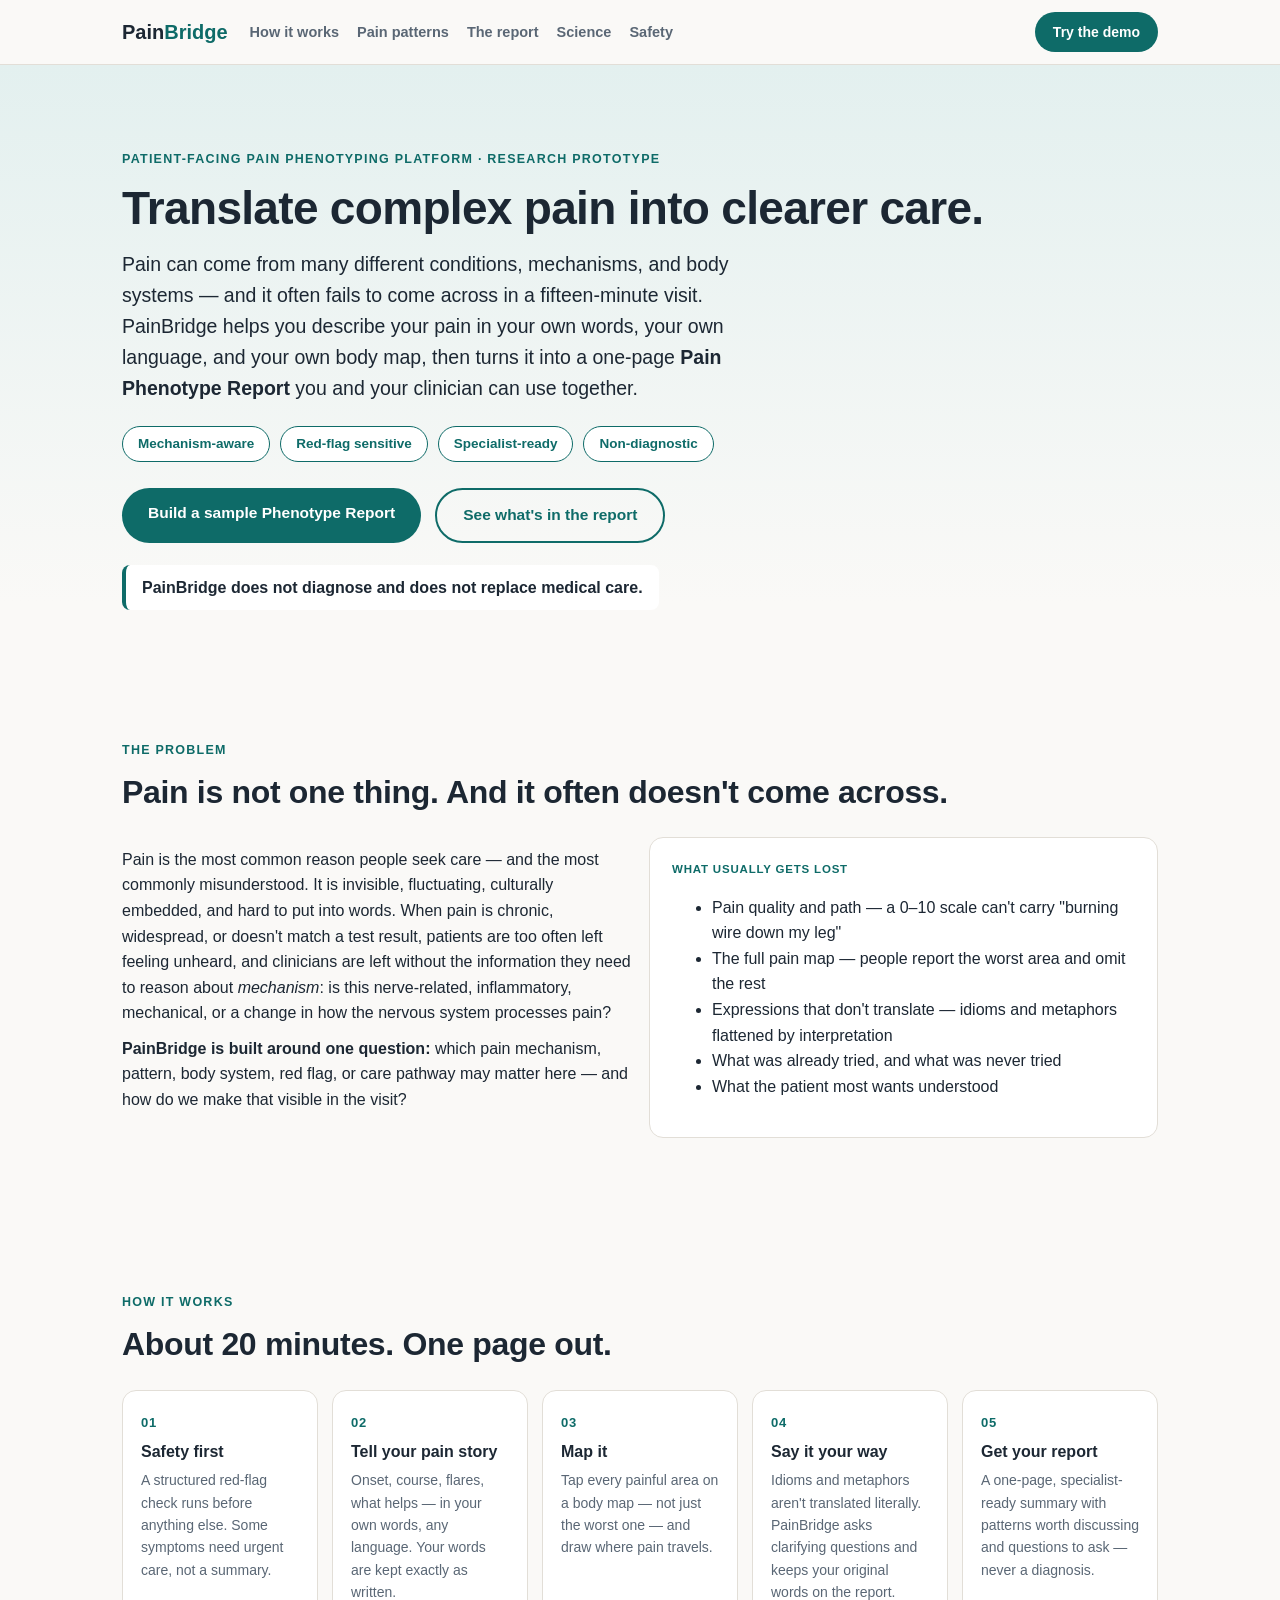
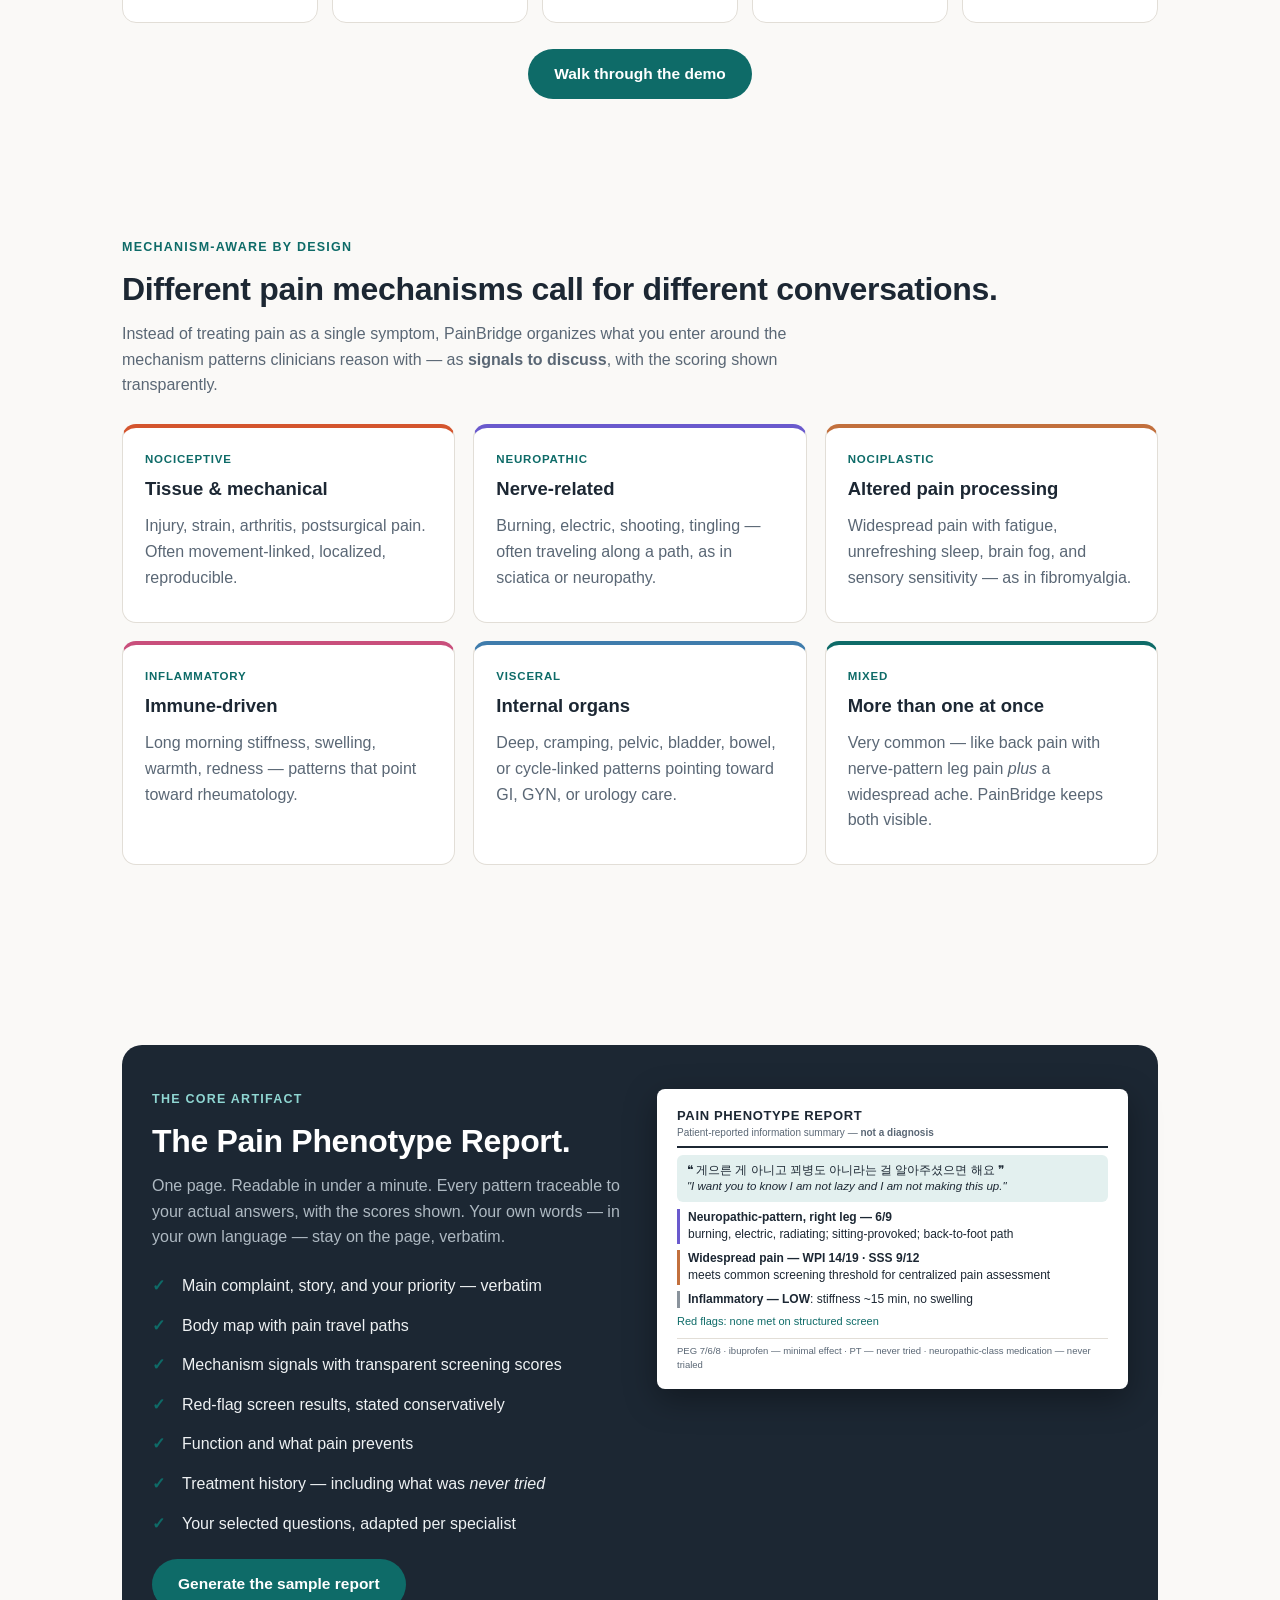
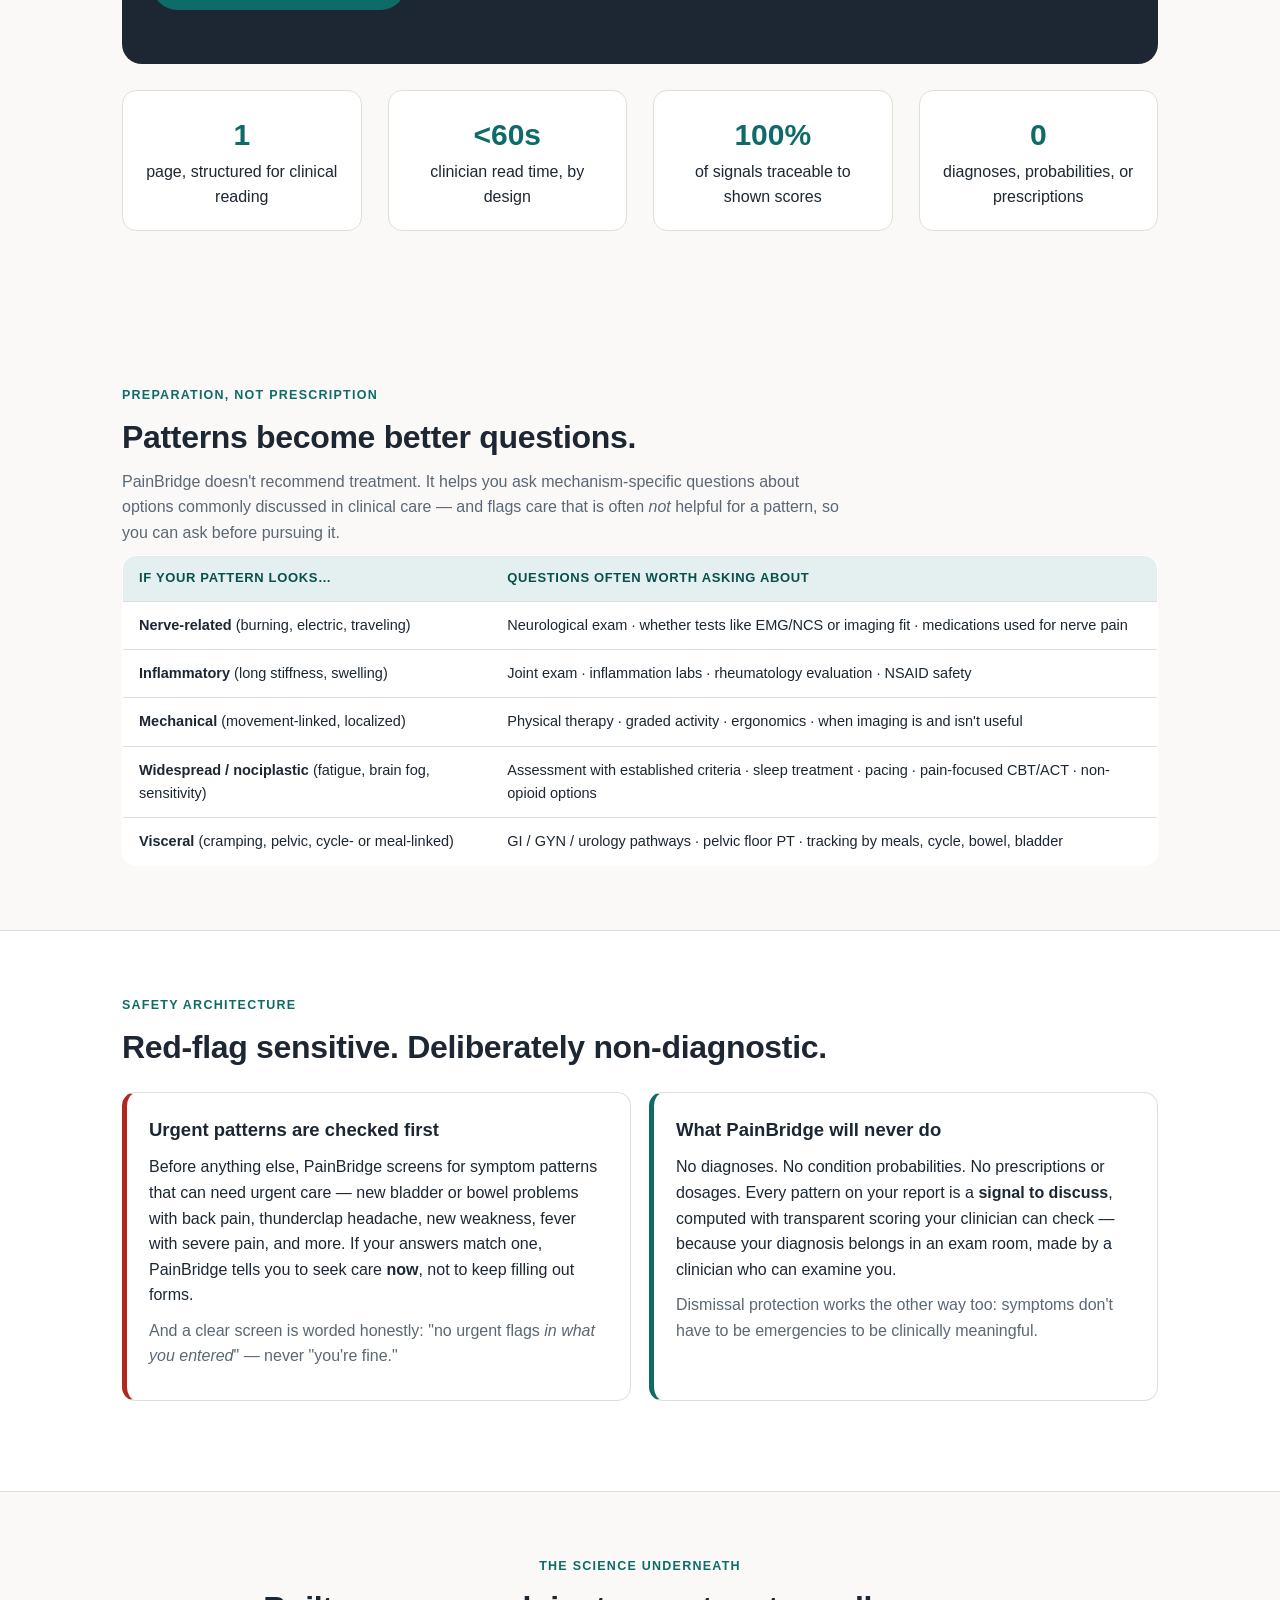
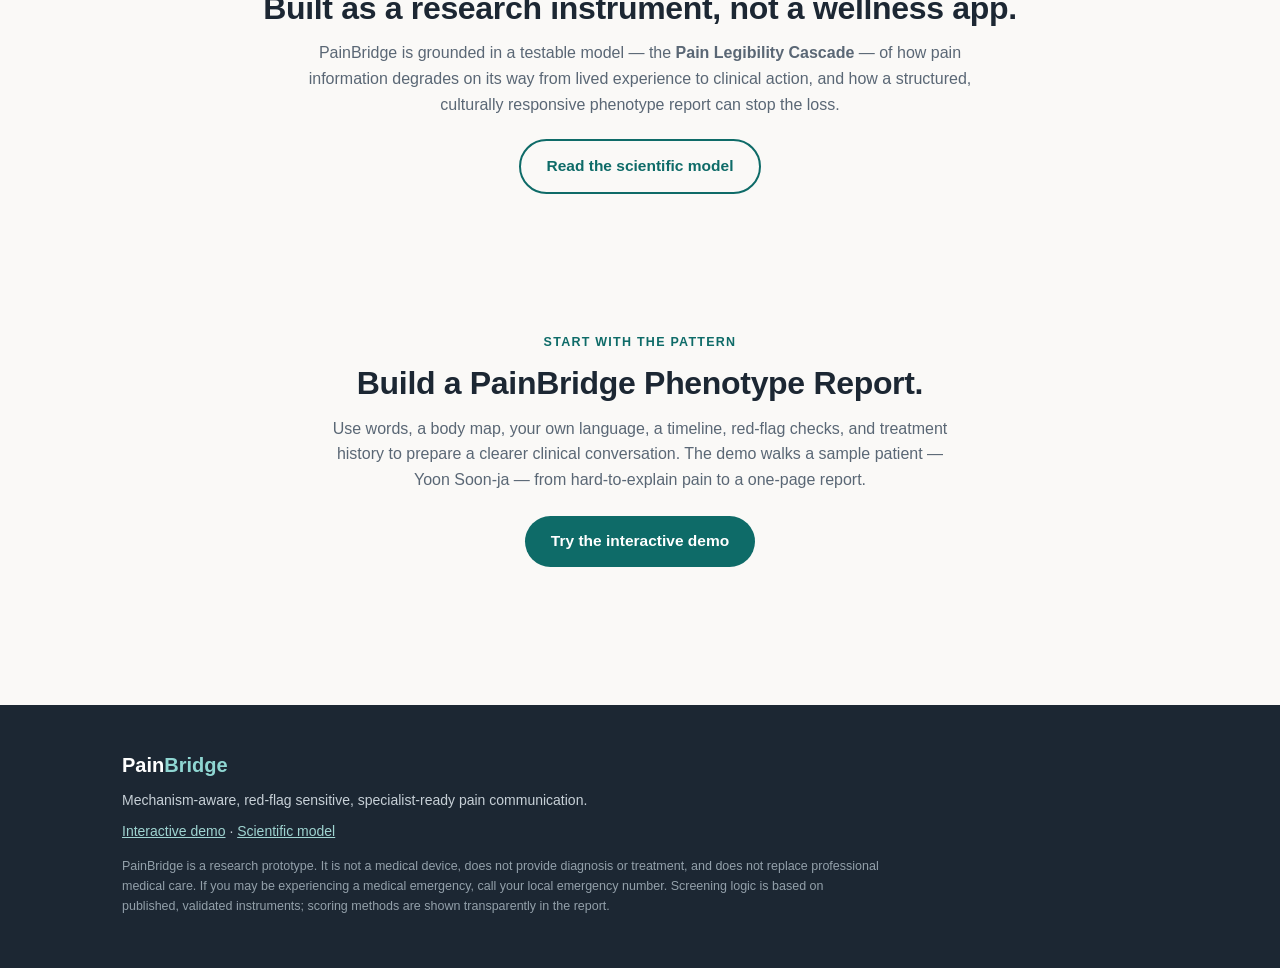
<file: docs/index.html>
<!DOCTYPE html>
<html lang="en">
<head>
<meta charset="UTF-8">
<meta name="viewport" content="width=device-width, initial-scale=1.0">
<title>PainBridge — Pain Phenotyping and Clinical Communication</title>
<meta name="description" content="PainBridge turns hard-to-explain pain into a structured, mechanism-aware, non-diagnostic Pain Phenotype Report you and your clinician can use together.">
<link rel="stylesheet" href="site.css">
<link rel="manifest" href="manifest.webmanifest">
<meta name="theme-color" content="#0e6b68">
<link rel="icon" href="icons/icon.svg" type="image/svg+xml">
<link rel="apple-touch-icon" href="icons/icon-180.png">
<meta name="apple-mobile-web-app-capable" content="yes">
<meta name="apple-mobile-web-app-status-bar-style" content="default">
<meta name="apple-mobile-web-app-title" content="PainBridge">
</head>
<body>

<nav class="nav">
  <div class="wrap">
    <a class="brand" href="index.html">Pain<span>Bridge</span></a>
    <div class="nav-links">
      <a href="#how">How it works</a>
      <a href="#mechanisms">Pain patterns</a>
      <a href="#report">The report</a>
      <a href="science.html">Science</a>
      <a href="#safety">Safety</a>
    </div>
    <a class="btn small" href="demo/index.html">Try the demo</a>
  </div>
</nav>

<header class="hero">
  <div class="wrap">
    <p class="eyebrow">Patient-facing pain phenotyping platform · research prototype</p>
    <h1>Translate complex pain into clearer care.</h1>
    <p class="lede">Pain can come from many different conditions, mechanisms, and body systems —
      and it often fails to come across in a fifteen-minute visit. PainBridge helps you describe
      your pain in your own words, your own language, and your own body map, then turns it into a
      one-page <strong>Pain Phenotype Report</strong> you and your clinician can use together.</p>
    <div class="promise">
      <span>Mechanism-aware</span><span>Red-flag sensitive</span>
      <span>Specialist-ready</span><span>Non-diagnostic</span>
    </div>
    <div class="hero-cta">
      <a class="btn" href="demo/index.html">Build a sample Phenotype Report</a>
      <a class="btn ghost" href="#report">See what's in the report</a>
    </div>
    <p class="contract-line">PainBridge does not diagnose and does not replace medical care.</p>
  </div>
</header>

<section id="problem">
  <div class="wrap">
    <p class="eyebrow">The problem</p>
    <h2>Pain is not one thing. And it often doesn't come across.</h2>
    <div class="grid c2">
      <div>
        <p>Pain is the most common reason people seek care — and the most commonly misunderstood.
        It is invisible, fluctuating, culturally embedded, and hard to put into words. When pain is
        chronic, widespread, or doesn't match a test result, patients are too often left feeling
        unheard, and clinicians are left without the information they need to reason about
        <em>mechanism</em>: is this nerve-related, inflammatory, mechanical, or a change in how the
        nervous system processes pain?</p>
        <p><strong>PainBridge is built around one question:</strong> which pain mechanism, pattern,
        body system, red flag, or care pathway may matter here — and how do we make that visible
        in the visit?</p>
      </div>
      <div class="card">
        <span class="tag">What usually gets lost</span>
        <ul>
          <li>Pain quality and path — a 0–10 scale can't carry "burning wire down my leg"</li>
          <li>The full pain map — people report the worst area and omit the rest</li>
          <li>Expressions that don't translate — idioms and metaphors flattened by interpretation</li>
          <li>What was already tried, and what was never tried</li>
          <li>What the patient most wants understood</li>
        </ul>
      </div>
    </div>
  </div>
</section>

<section id="how">
  <div class="wrap">
    <p class="eyebrow">How it works</p>
    <h2>About 20 minutes. One page out.</h2>
    <div class="steps">
      <div class="step-card"><h3>Safety first</h3>
        <p>A structured red-flag check runs before anything else. Some symptoms need urgent care, not a summary.</p></div>
      <div class="step-card"><h3>Tell your pain story</h3>
        <p>Onset, course, flares, what helps — in your own words, any language. Your words are kept exactly as written.</p></div>
      <div class="step-card"><h3>Map it</h3>
        <p>Tap every painful area on a body map — not just the worst one — and draw where pain travels.</p></div>
      <div class="step-card"><h3>Say it your way</h3>
        <p>Idioms and metaphors aren't translated literally. PainBridge asks clarifying questions and keeps your original words on the report.</p></div>
      <div class="step-card"><h3>Get your report</h3>
        <p>A one-page, specialist-ready summary with patterns worth discussing and questions to ask — never a diagnosis.</p></div>
    </div>
    <p class="center"><a class="btn" href="demo/index.html">Walk through the demo</a></p>
  </div>
</section>

<section id="mechanisms">
  <div class="wrap">
    <p class="eyebrow">Mechanism-aware by design</p>
    <h2>Different pain mechanisms call for different conversations.</h2>
    <p class="soft" style="max-width:720px">Instead of treating pain as a single symptom,
      PainBridge organizes what you enter around the mechanism patterns clinicians reason with —
      as <strong>signals to discuss</strong>, with the scoring shown transparently.</p>
    <div class="grid c3">
      <div class="card mech noci"><span class="tag">Nociceptive</span>
        <h3>Tissue &amp; mechanical</h3>
        <p class="soft">Injury, strain, arthritis, postsurgical pain. Often movement-linked, localized, reproducible.</p></div>
      <div class="card mech neuro"><span class="tag">Neuropathic</span>
        <h3>Nerve-related</h3>
        <p class="soft">Burning, electric, shooting, tingling — often traveling along a path, as in sciatica or neuropathy.</p></div>
      <div class="card mech nocip"><span class="tag">Nociplastic</span>
        <h3>Altered pain processing</h3>
        <p class="soft">Widespread pain with fatigue, unrefreshing sleep, brain fog, and sensory sensitivity — as in fibromyalgia.</p></div>
      <div class="card mech inflam"><span class="tag">Inflammatory</span>
        <h3>Immune-driven</h3>
        <p class="soft">Long morning stiffness, swelling, warmth, redness — patterns that point toward rheumatology.</p></div>
      <div class="card mech visc"><span class="tag">Visceral</span>
        <h3>Internal organs</h3>
        <p class="soft">Deep, cramping, pelvic, bladder, bowel, or cycle-linked patterns pointing toward GI, GYN, or urology care.</p></div>
      <div class="card mech mixed"><span class="tag">Mixed</span>
        <h3>More than one at once</h3>
        <p class="soft">Very common — like back pain with nerve-pattern leg pain <em>plus</em> a widespread ache. PainBridge keeps both visible.</p></div>
    </div>
  </div>
</section>

<section id="report">
  <div class="wrap">
    <div class="report-band">
      <div class="report-flex">
        <div>
          <p class="eyebrow" style="color:#8fd6d2">The core artifact</p>
          <h2>The Pain Phenotype Report.</h2>
          <p class="soft">One page. Readable in under a minute. Every pattern traceable to your
            actual answers, with the scores shown. Your own words — in your own language — stay on
            the page, verbatim.</p>
          <ul class="report-list">
            <li>Main complaint, story, and your priority — verbatim</li>
            <li>Body map with pain travel paths</li>
            <li>Mechanism signals with transparent screening scores</li>
            <li>Red-flag screen results, stated conservatively</li>
            <li>Function and what pain prevents</li>
            <li>Treatment history — including what was <em>never tried</em></li>
            <li>Your selected questions, adapted per specialist</li>
          </ul>
          <p><a class="btn" href="demo/index.html">Generate the sample report</a></p>
        </div>
        <div>
          <div class="mini-report" aria-label="Sample report preview">
            <h4>PAIN PHENOTYPE REPORT</h4>
            <div class="sub">Patient-reported information summary — <strong>not a diagnosis</strong></div>
            <div class="quote">❝ 게으른 게 아니고 꾀병도 아니라는 걸 알아주셨으면 해요 ❞<br>
              <em>"I want you to know I am not lazy and I am not making this up."</em></div>
            <div class="sig"><strong>Neuropathic-pattern, right leg — 6/9</strong><br>
              burning, electric, radiating; sitting-provoked; back-to-foot path</div>
            <div class="sig wide"><strong>Widespread pain — WPI 14/19 · SSS 9/12</strong><br>
              meets common screening threshold for centralized pain assessment</div>
            <div class="sig low"><strong>Inflammatory — LOW</strong>: stiffness ~15 min, no swelling</div>
            <div class="flags">Red flags: none met on structured screen</div>
            <div class="foot">PEG 7/6/8 · ibuprofen — minimal effect · PT — never tried ·
              neuropathic-class medication — never trialed</div>
          </div>
        </div>
      </div>
    </div>

    <div class="clin-strip">
      <div class="stat"><b>1</b>page, structured for clinical reading</div>
      <div class="stat"><b>&lt;60s</b>clinician read time, by design</div>
      <div class="stat"><b>100%</b>of signals traceable to shown scores</div>
      <div class="stat"><b>0</b>diagnoses, probabilities, or prescriptions</div>
    </div>
  </div>
</section>

<section id="matching">
  <div class="wrap">
    <p class="eyebrow">Preparation, not prescription</p>
    <h2>Patterns become better questions.</h2>
    <p class="soft" style="max-width:720px">PainBridge doesn't recommend treatment. It helps you
      ask mechanism-specific questions about options commonly discussed in clinical care — and
      flags care that is often <em>not</em> helpful for a pattern, so you can ask before pursuing it.</p>
    <div class="table-scroll">
      <table class="match-table">
        <tr><th>If your pattern looks…</th><th>Questions often worth asking about</th></tr>
        <tr><td><strong>Nerve-related</strong> (burning, electric, traveling)</td>
          <td>Neurological exam · whether tests like EMG/NCS or imaging fit · medications used for nerve pain</td></tr>
        <tr><td><strong>Inflammatory</strong> (long stiffness, swelling)</td>
          <td>Joint exam · inflammation labs · rheumatology evaluation · NSAID safety</td></tr>
        <tr><td><strong>Mechanical</strong> (movement-linked, localized)</td>
          <td>Physical therapy · graded activity · ergonomics · when imaging is and isn't useful</td></tr>
        <tr><td><strong>Widespread / nociplastic</strong> (fatigue, brain fog, sensitivity)</td>
          <td>Assessment with established criteria · sleep treatment · pacing · pain-focused CBT/ACT · non-opioid options</td></tr>
        <tr><td><strong>Visceral</strong> (cramping, pelvic, cycle- or meal-linked)</td>
          <td>GI / GYN / urology pathways · pelvic floor PT · tracking by meals, cycle, bowel, bladder</td></tr>
      </table>
    </div>
  </div>
</section>

<section id="safety" class="safety">
  <div class="wrap">
    <p class="eyebrow">Safety architecture</p>
    <h2>Red-flag sensitive. Deliberately non-diagnostic.</h2>
    <div class="grid c2">
      <div class="card safety-card">
        <h3>Urgent patterns are checked first</h3>
        <p>Before anything else, PainBridge screens for symptom patterns that can need urgent
        care — new bladder or bowel problems with back pain, thunderclap headache, new weakness,
        fever with severe pain, and more. If your answers match one, PainBridge tells you to seek
        care <strong>now</strong>, not to keep filling out forms.</p>
        <p class="soft">And a clear screen is worded honestly: "no urgent flags <em>in what you
        entered</em>" — never "you're fine."</p>
      </div>
      <div class="card notdx-card">
        <h3>What PainBridge will never do</h3>
        <p>No diagnoses. No condition probabilities. No prescriptions or dosages. Every pattern on
        your report is a <strong>signal to discuss</strong>, computed with transparent scoring your
        clinician can check — because your diagnosis belongs in an exam room, made by a clinician
        who can examine you.</p>
        <p class="soft">Dismissal protection works the other way too: symptoms don't have to be
        emergencies to be clinically meaningful.</p>
      </div>
    </div>
  </div>
</section>

<section id="science-teaser">
  <div class="wrap center">
    <p class="eyebrow">The science underneath</p>
    <h2>Built as a research instrument, not a wellness app.</h2>
    <p class="soft" style="max-width:680px;margin:0 auto">PainBridge is grounded in a testable
      model — the <strong>Pain Legibility Cascade</strong> — of how pain information degrades on
      its way from lived experience to clinical action, and how a structured, culturally responsive
      phenotype report can stop the loss.</p>
    <p style="margin-top:22px"><a class="btn ghost" href="science.html">Read the scientific model</a></p>
  </div>
</section>

<section id="cta">
  <div class="wrap center">
    <p class="eyebrow">Start with the pattern</p>
    <h2>Build a PainBridge Phenotype Report.</h2>
    <p class="soft" style="max-width:640px;margin:0 auto">Use words, a body map, your own
      language, a timeline, red-flag checks, and treatment history to prepare a clearer clinical
      conversation. The demo walks a sample patient — Yoon Soon-ja — from hard-to-explain pain to
      a one-page report.</p>
    <p style="margin-top:24px"><a class="btn" href="demo/index.html">Try the interactive demo</a></p>
  </div>
</section>

<footer>
  <div class="wrap">
    <a class="brand" href="index.html">Pain<span style="color:#8fd6d2">Bridge</span></a>
    <p>Mechanism-aware, red-flag sensitive, specialist-ready pain communication.</p>
    <p><a href="demo/index.html">Interactive demo</a> · <a href="science.html">Scientific model</a></p>
    <p class="disclaimer">PainBridge is a research prototype. It is not a medical device, does not
      provide diagnosis or treatment, and does not replace professional medical care. If you may be
      experiencing a medical emergency, call your local emergency number. Screening logic is based
      on published, validated instruments; scoring methods are shown transparently in the report.</p>
  </div>
</footer>

<script>
if ("serviceWorker" in navigator && location.protocol !== "file:") {
  navigator.serviceWorker.register("sw.js");
}
</script>
</body>
</html>
</file>
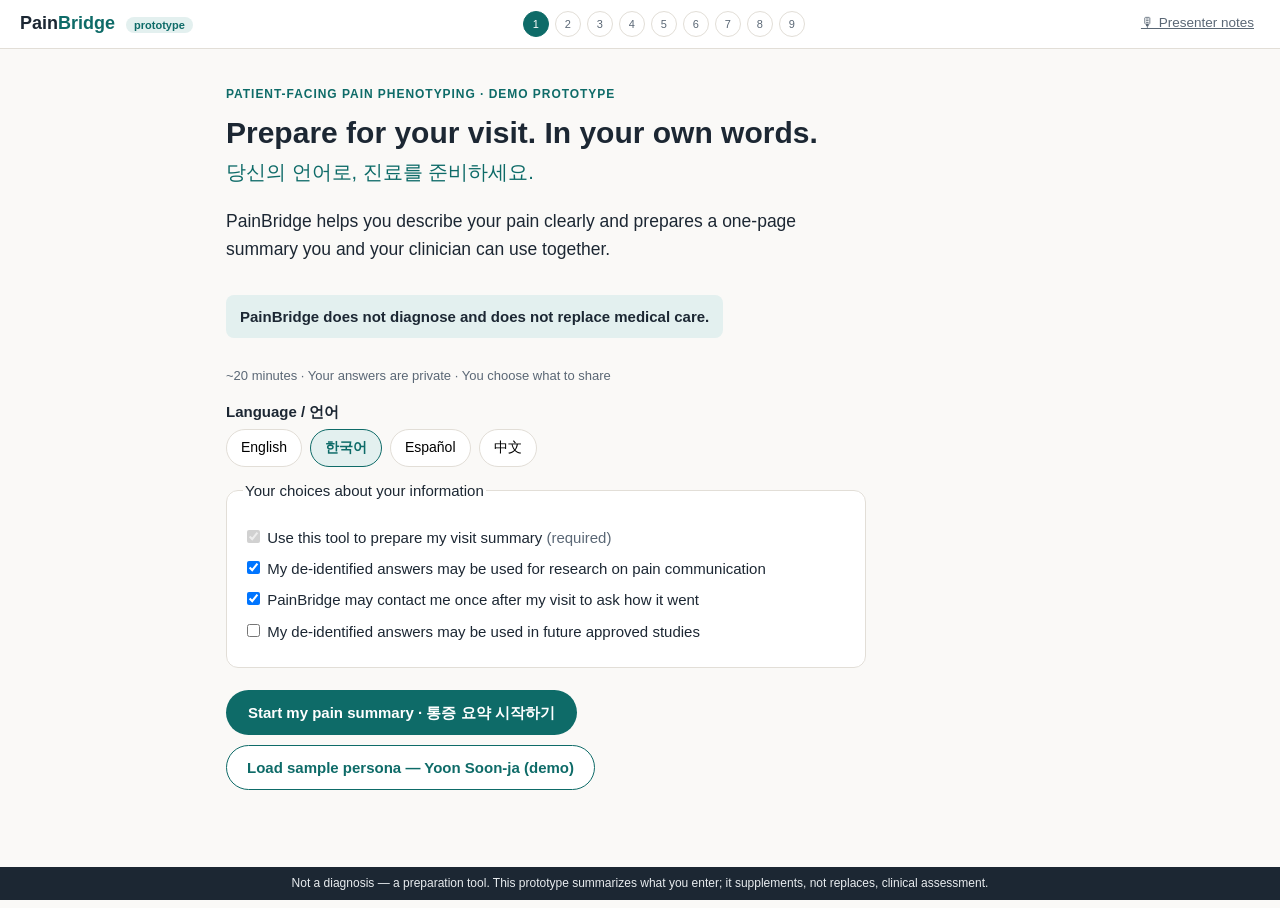
<file: prototype/index.html>
<!DOCTYPE html>
<html lang="en">
<head>
<meta charset="UTF-8">
<meta name="viewport" content="width=device-width, initial-scale=1.0">
<title>PainBridge — Phenotype Report Prototype</title>
<link rel="stylesheet" href="styles.css">
</head>
<body>

<header class="topbar no-print">
  <div class="brand">Pain<span>Bridge</span> <em class="proto-tag">prototype</em></div>
  <nav class="rail" id="rail" aria-label="Progress"></nav>
  <button class="ghost-btn" id="presenterToggle" aria-pressed="false">🎙 Presenter notes</button>
</header>

<aside class="presenter-strip no-print" id="presenterStrip" hidden></aside>

<main id="app">

<!-- ============ S0 LANDING ============ -->
<section class="step" data-step="0">
  <div class="hero">
    <p class="eyebrow">Patient-facing pain phenotyping · demo prototype</p>
    <h1 id="heroTitle">Prepare for your visit. In your own words.</h1>
    <p class="hero-ko" id="heroKo">당신의 언어로, 진료를 준비하세요.</p>
    <p class="lede">PainBridge helps you describe your pain clearly and prepares a one-page
      summary you and your clinician can use together.</p>
    <p class="contract"><strong>PainBridge does not diagnose and does not replace medical care.</strong></p>
    <p class="meta-line">~20 minutes · Your answers are private · You choose what to share</p>

    <div class="field">
      <label>Language / 언어</label>
      <div class="chip-group" id="langChips">
        <button class="chip" data-lang="en">English</button>
        <button class="chip selected" data-lang="ko">한국어</button>
        <button class="chip" data-lang="es">Español</button>
        <button class="chip" data-lang="zh">中文</button>
      </div>
    </div>

    <fieldset class="consent card">
      <legend>Your choices about your information</legend>
      <label><input type="checkbox" checked disabled> Use this tool to prepare my visit summary <em>(required)</em></label>
      <label><input type="checkbox" id="consentResearch" checked> My de-identified answers may be used for research on pain communication</label>
      <label><input type="checkbox" id="consentRecontact" checked> PainBridge may contact me once after my visit to ask how it went</label>
      <label><input type="checkbox" id="consentFuture"> My de-identified answers may be used in future approved studies</label>
    </fieldset>

    <div class="actions">
      <button class="primary" data-next>Start my pain summary · 통증 요약 시작하기</button>
      <button class="secondary" id="loadPersona">Load sample persona — Yoon Soon-ja (demo)</button>
    </div>
  </div>
</section>

<!-- ============ S1 PAIN STORY ============ -->
<section class="step" data-step="1" hidden>
  <h2>Tell us how this pain started and how it behaves.</h2>
  <p class="hint">Short answers are fine. You can write in Korean, English, or both.
    <strong>Your words will be kept exactly as written.</strong></p>

  <div class="card q-card">
    <label for="onset">When and how did the pain start?</label>
    <textarea id="onset" rows="2"></textarea>
    <p class="gloss" id="onsetGloss"></p>
  </div>

  <div class="card q-card">
    <label for="course">How has it changed over time?</label>
    <textarea id="course" rows="2"></textarea>
    <p class="gloss" id="courseGloss"></p>
  </div>

  <div class="card q-card">
    <label>What makes it worse?</label>
    <div class="chip-group multi" id="worseChips"></div>
    <label class="mt">What helps, even a little?</label>
    <div class="chip-group multi" id="betterChips"></div>
  </div>

  <div class="card q-card priority-card">
    <label for="priority">What do you most want your clinician to understand?</label>
    <textarea id="priority" rows="2"></textarea>
    <p class="gloss" id="priorityGloss"></p>
    <p class="hint">This will appear at the top of your report, in your exact words.</p>
  </div>

  <div class="actions"><button class="secondary" data-back>Back</button><button class="primary" data-next>Continue</button></div>
</section>

<!-- ============ S2 BODY MAP ============ -->
<section class="step" data-step="2" hidden>
  <h2>Show us where it hurts.</h2>
  <p class="hint">Tap every area that hurts — <strong>not just the worst one</strong>. Many people have
    more than one pain area. Tap again to change: <span class="key mild">once = aches</span>
    <span class="key severe">twice = severe</span> <span class="key">three times = clear</span></p>

  <div class="bodymap-wrap">
    <div class="figures">
      <figure>
        <figcaption>Front</figcaption>
        <svg id="figFront" viewBox="0 0 200 430" role="group" aria-label="Front body map">
          <circle cx="100" cy="38" r="25" class="base"/>
          <ellipse cx="80"  cy="52" rx="9" ry="7" class="region" data-region="jawL"><title>Jaw (left)</title></ellipse>
          <ellipse cx="120" cy="52" rx="9" ry="7" class="region" data-region="jawR"><title>Jaw (right)</title></ellipse>
          <rect x="88" y="62" width="24" height="14" rx="6" class="base"/>
          <rect x="70"  y="78"  width="60" height="44" rx="10" class="region" data-region="chest"><title>Chest</title></rect>
          <rect x="72"  y="126" width="56" height="40" rx="10" class="region" data-region="abdomen"><title>Abdomen</title></rect>
          <rect x="72"  y="170" width="56" height="24" rx="8"  class="base"/>
          <rect x="40"  y="82"  width="22" height="54" rx="10" class="region" data-region="upperArmL"><title>Upper arm (left)</title></rect>
          <rect x="138" y="82"  width="22" height="54" rx="10" class="region" data-region="upperArmR"><title>Upper arm (right)</title></rect>
          <rect x="36"  y="140" width="20" height="56" rx="9"  class="region" data-region="lowerArmL"><title>Lower arm (left)</title></rect>
          <rect x="144" y="140" width="20" height="56" rx="9"  class="region" data-region="lowerArmR"><title>Lower arm (right)</title></rect>
          <rect x="74"  y="198" width="24" height="82" rx="10" class="region" data-region="upperLegL"><title>Upper leg (left)</title></rect>
          <rect x="102" y="198" width="24" height="82" rx="10" class="region" data-region="upperLegR"><title>Upper leg (right)</title></rect>
          <rect x="76"  y="284" width="20" height="88" rx="9"  class="region" data-region="lowerLegL"><title>Lower leg (left)</title></rect>
          <rect x="104" y="284" width="20" height="88" rx="9"  class="region" data-region="lowerLegR"><title>Lower leg (right)</title></rect>
          <rect x="72" y="376" width="26" height="12" rx="5" class="base"/><rect x="102" y="376" width="26" height="12" rx="5" class="base"/>
        </svg>
      </figure>
      <figure>
        <figcaption>Back</figcaption>
        <svg id="figBack" viewBox="0 0 200 430" role="group" aria-label="Back body map">
          <circle cx="100" cy="38" r="25" class="base"/>
          <rect x="88"  y="62"  width="24" height="16" rx="6" class="region" data-region="neck"><title>Neck</title></rect>
          <rect x="52"  y="80"  width="42" height="18" rx="8" class="region" data-region="shoulderL"><title>Shoulder girdle (left)</title></rect>
          <rect x="106" y="80"  width="42" height="18" rx="8" class="region" data-region="shoulderR"><title>Shoulder girdle (right)</title></rect>
          <rect x="70"  y="102" width="60" height="40" rx="9" class="region" data-region="upperBack"><title>Upper back</title></rect>
          <rect x="72"  y="146" width="56" height="32" rx="9" class="region" data-region="lowerBack"><title>Lower back</title></rect>
          <rect x="68"  y="182" width="30" height="26" rx="9" class="region" data-region="hipL"><title>Hip / buttock (left)</title></rect>
          <rect x="102" y="182" width="30" height="26" rx="9" class="region" data-region="hipR"><title>Hip / buttock (right)</title></rect>
          <rect x="76"  y="212" width="20" height="160" rx="9" class="base"/>
          <rect x="104" y="212" width="20" height="160" rx="9" class="base"/>
          <path id="radPath" class="radiation" d="M 116 162 C 120 200 114 240 114 280 S 112 340 115 388" hidden/>
          <circle id="radFoot" class="radiation-dot" cx="115" cy="392" r="5" hidden/>
        </svg>
      </figure>
    </div>

    <div class="ledger card">
      <h3><span id="regionCount">0</span>/19 areas marked</h3>
      <ul id="regionLedger" class="ledger-list"></ul>
      <label class="toggle-line"><input type="checkbox" id="radiationToggle">
        My pain <strong>travels</strong> from my back down my leg</label>
      <label class="mt">If a word fits any of your pain, tap it:</label>
      <div class="chip-group multi" id="qualityChips"></div>
    </div>
  </div>

  <div class="actions"><button class="secondary" data-back>Back</button><button class="primary" data-next>Continue</button></div>
</section>

<!-- ============ S3 LANGUAGE / METAPHOR ============ -->
<section class="step" data-step="3" hidden>
  <h2>Describe the whole-body ache in your own words — any language.</h2>
  <div class="idiom-pane card">
    <input type="text" id="idiomInput" placeholder="예: 삭신이 쑤시다 / e.g., like a deep bruise everywhere">
    <button class="primary" id="idiomGo">Continue</button>
    <button class="ghost-btn" id="idiomSkip">Skip — I already described it</button>
  </div>
  <div id="idiomPinned" class="idiom-pinned" hidden></div>
  <div id="clarifiers"></div>
  <div id="glossBlock" class="card gloss-block" hidden>
    <h3>Here is how we'll describe this to your clinician.
      <span class="sacred">Your original words stay on the report.</span></h3>
    <textarea id="glossText" rows="4"></textarea>
    <p class="hint">Edit anything that isn't right.</p>
  </div>
  <div class="actions"><button class="secondary" data-back>Back</button><button class="primary" data-next>Continue</button></div>
</section>

<!-- ============ S4 RED FLAGS ============ -->
<section class="step step-safety" data-step="4" hidden>
  <h2>A few safety questions first.</h2>
  <p class="hint">Some symptoms need urgent attention before anything else. Please answer
    carefully — <strong>this is the most important part.</strong></p>
  <div id="flagList"></div>
  <div id="flagResult" hidden></div>
  <div class="actions"><button class="secondary" data-back>Back</button>
    <button class="primary" data-next id="flagContinue" disabled>Continue</button></div>
</section>

<!-- ============ S5 MECHANISM SIGNALS ============ -->
<section class="step" data-step="5" hidden>
  <h2>A few structured check-ins, then your patterns.</h2>
  <details class="card q-block" open>
    <summary>About the leg pain <em>(nerve-pattern descriptor screen — prototype, modeled on validated instruments)</em></summary>
    <div class="chip-group multi" id="neuroChips"></div>
  </details>
  <details class="card q-block">
    <summary>Energy, sleep, and thinking <em>(symptom severity — prototype)</em></summary>
    <div id="sssSliders"></div>
    <div class="chip-group multi" id="sssSymptoms"></div>
  </details>
  <details class="card q-block">
    <summary>Stiffness and swelling</summary>
    <label>How long does morning stiffness last? <input type="number" id="stiffness" min="0" max="240" style="width:5em"> minutes</label>
    <label class="mt"><input type="checkbox" id="swelling"> My joints visibly swell</label>
  </details>
  <details class="card q-block">
    <summary>How pain affects your life <em>(PEG)</em> and what you've tried</summary>
    <div id="pegSliders"></div>
    <label class="mt">What have you tried?</label>
    <div id="treatmentList"></div>
  </details>

  <div class="actions center"><button class="primary" id="computeSignals">See my patterns</button></div>

  <div id="signalIntro" hidden>
    <h2>Patterns worth discussing with your clinician.</h2>
    <p class="hint">These are signals from structured questionnaires — <strong>not diagnoses</strong>.
      Each score is shown so your clinician can check the reasoning.</p>
  </div>
  <div id="signalCards"></div>
  <div class="actions"><button class="secondary" data-back>Back</button><button class="primary" data-next id="signalsNext" disabled>Continue</button></div>
</section>

<!-- ============ S6 QUESTIONS ============ -->
<section class="step" data-step="6" hidden>
  <h2>Questions you might ask at your visit.</h2>
  <p class="hint">Pick the ones that matter to you. They'll print in Korean and English.</p>
  <div class="chip-group" id="specialistToggle">
    <button class="chip selected" data-spec="pc">Primary care version</button>
    <button class="chip" data-spec="rheum">Rheumatology version</button>
  </div>
  <div id="questionList"></div>
  <div class="actions"><button class="secondary" data-back>Back</button><button class="primary" data-next>Build my report</button></div>
</section>

<!-- ============ S7 REPORT ============ -->
<section class="step" data-step="7" hidden>
  <div class="report-toolbar no-print">
    <h2>Your PainBridge Phenotype Report</h2>
    <div>
      <button class="chip selected" id="viewClin">Clinician page</button>
      <button class="chip" id="viewPatient">My prep sheet</button>
      <button class="primary" onclick="window.print()">Print / Save PDF</button>
    </div>
  </div>
  <div id="reportPage" class="report"></div>
  <div id="patientSheet" class="report patient-sheet" hidden></div>
  <div class="actions no-print"><button class="secondary" data-back>Back</button><button class="primary" data-next>See care options to discuss</button></div>
</section>

<!-- ============ S8 PATHWAY ============ -->
<section class="step" data-step="8" hidden>
  <h2>Care approaches that often come up for patterns like yours.</h2>
  <p class="hint">These are conversation starters for your visit — what fits <em>you</em> is a
    decision for you and your clinician.</p>
  <div id="pathwayCards"></div>
  <div class="nextstep card">
    <strong>Next step:</strong> bring this report to your visit. Language-support services can be
    requested for any referral — ask; it is your right.
    <div class="actions center">
      <button class="primary" onclick="window.print()">Download / Print my report</button>
      <button class="secondary" data-goto="7">Back to my report</button>
    </div>
  </div>
</section>

</main>

<footer class="nondx-badge no-print">Not a diagnosis — a preparation tool. This prototype
  summarizes what you enter; it supplements, not replaces, clinical assessment.</footer>

<script src="app.js"></script>
</body>
</html>
</file>
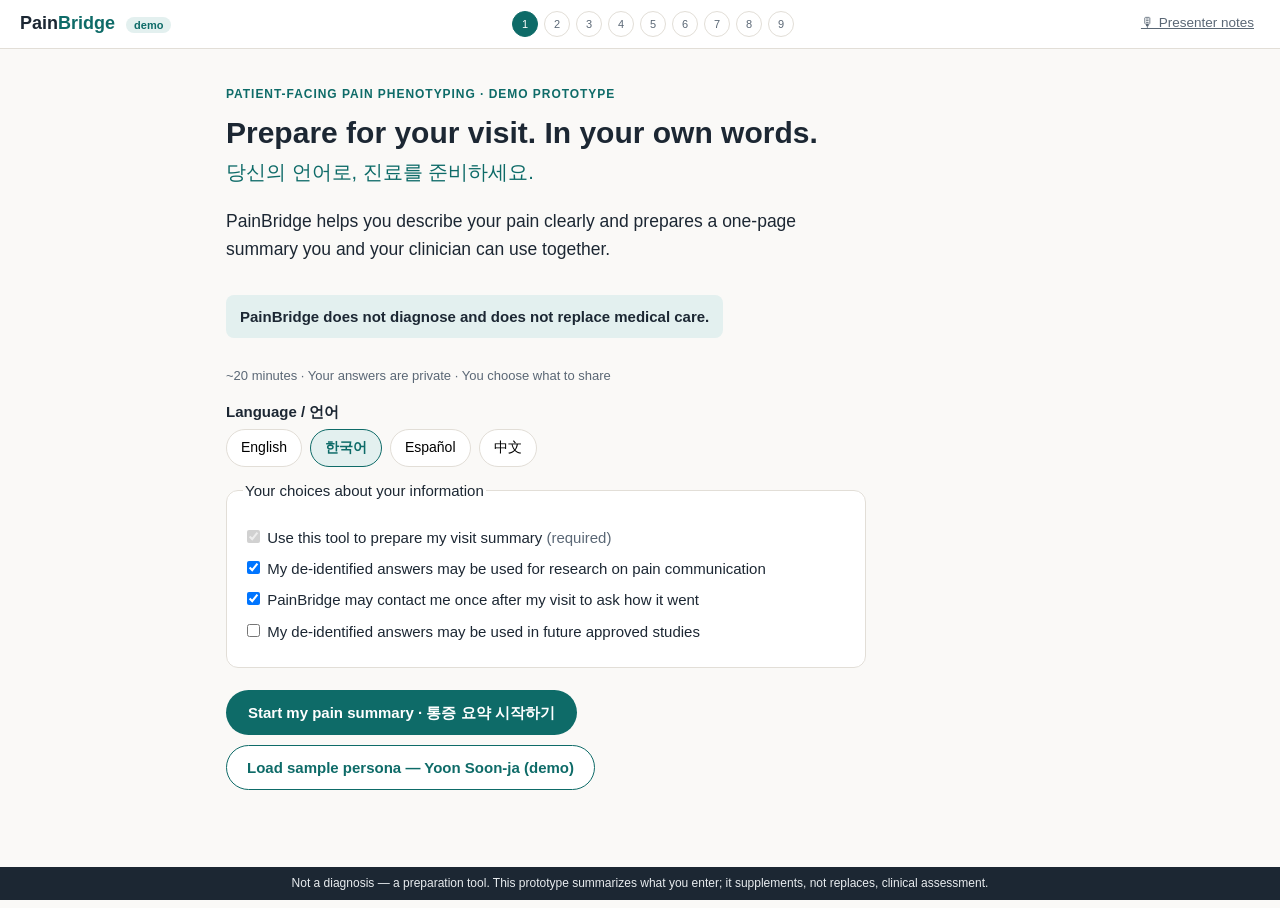
<file: docs/demo/index.html>
<!DOCTYPE html>
<html lang="en">
<head>
<meta charset="UTF-8">
<meta name="viewport" content="width=device-width, initial-scale=1.0">
<title>PainBridge — Phenotype Report Prototype</title>
<link rel="stylesheet" href="styles.css">
<link rel="manifest" href="../manifest.webmanifest">
<meta name="theme-color" content="#0e6b68">
<link rel="icon" href="../icons/icon.svg" type="image/svg+xml">
<link rel="apple-touch-icon" href="../icons/icon-180.png">
<meta name="apple-mobile-web-app-capable" content="yes">
<meta name="apple-mobile-web-app-title" content="PainBridge">
</head>
<body>

<header class="topbar no-print">
  <a class="brand" href="../index.html" style="text-decoration:none;color:inherit">Pain<span>Bridge</span> <em class="proto-tag">demo</em></a>
  <nav class="rail" id="rail" aria-label="Progress"></nav>
  <button class="ghost-btn" id="presenterToggle" aria-pressed="false">🎙 Presenter notes</button>
</header>

<aside class="presenter-strip no-print" id="presenterStrip" hidden></aside>

<main id="app">

<!-- ============ S0 LANDING ============ -->
<section class="step" data-step="0">
  <div class="hero">
    <p class="eyebrow">Patient-facing pain phenotyping · demo prototype</p>
    <h1 id="heroTitle">Prepare for your visit. In your own words.</h1>
    <p class="hero-ko" id="heroKo">당신의 언어로, 진료를 준비하세요.</p>
    <p class="lede">PainBridge helps you describe your pain clearly and prepares a one-page
      summary you and your clinician can use together.</p>
    <p class="contract"><strong>PainBridge does not diagnose and does not replace medical care.</strong></p>
    <p class="meta-line">~20 minutes · Your answers are private · You choose what to share</p>

    <div class="field">
      <label>Language / 언어</label>
      <div class="chip-group" id="langChips">
        <button class="chip" data-lang="en">English</button>
        <button class="chip selected" data-lang="ko">한국어</button>
        <button class="chip" data-lang="es">Español</button>
        <button class="chip" data-lang="zh">中文</button>
      </div>
    </div>

    <fieldset class="consent card">
      <legend>Your choices about your information</legend>
      <label><input type="checkbox" checked disabled> Use this tool to prepare my visit summary <em>(required)</em></label>
      <label><input type="checkbox" id="consentResearch" checked> My de-identified answers may be used for research on pain communication</label>
      <label><input type="checkbox" id="consentRecontact" checked> PainBridge may contact me once after my visit to ask how it went</label>
      <label><input type="checkbox" id="consentFuture"> My de-identified answers may be used in future approved studies</label>
    </fieldset>

    <div class="actions">
      <button class="primary" data-next>Start my pain summary · 통증 요약 시작하기</button>
      <button class="secondary" id="loadPersona">Load sample persona — Yoon Soon-ja (demo)</button>
    </div>
  </div>
</section>

<!-- ============ S1 PAIN STORY ============ -->
<section class="step" data-step="1" hidden>
  <h2>Tell us how this pain started and how it behaves.</h2>
  <p class="hint">Short answers are fine. You can write in Korean, English, or both.
    <strong>Your words will be kept exactly as written.</strong></p>

  <div class="card q-card">
    <label for="onset">When and how did the pain start?</label>
    <textarea id="onset" rows="2"></textarea>
    <p class="gloss" id="onsetGloss"></p>
  </div>

  <div class="card q-card">
    <label for="course">How has it changed over time?</label>
    <textarea id="course" rows="2"></textarea>
    <p class="gloss" id="courseGloss"></p>
  </div>

  <div class="card q-card">
    <label>What makes it worse?</label>
    <div class="chip-group multi" id="worseChips"></div>
    <label class="mt">What helps, even a little?</label>
    <div class="chip-group multi" id="betterChips"></div>
  </div>

  <div class="card q-card priority-card">
    <label for="priority">What do you most want your clinician to understand?</label>
    <textarea id="priority" rows="2"></textarea>
    <p class="gloss" id="priorityGloss"></p>
    <p class="hint">This will appear at the top of your report, in your exact words.</p>
  </div>

  <div class="actions"><button class="secondary" data-back>Back</button><button class="primary" data-next>Continue</button></div>
</section>

<!-- ============ S2 BODY MAP ============ -->
<section class="step" data-step="2" hidden>
  <h2>Show us where it hurts.</h2>
  <p class="hint">Tap every area that hurts — <strong>not just the worst one</strong>. Many people have
    more than one pain area. Tap again to change: <span class="key mild">once = aches</span>
    <span class="key severe">twice = severe</span> <span class="key">three times = clear</span></p>

  <div class="bodymap-wrap">
    <div class="figures">
      <figure>
        <figcaption>Front</figcaption>
        <svg id="figFront" viewBox="0 0 200 430" role="group" aria-label="Front body map">
          <circle cx="100" cy="38" r="25" class="base"/>
          <ellipse cx="80"  cy="52" rx="9" ry="7" class="region" data-region="jawL"><title>Jaw (left)</title></ellipse>
          <ellipse cx="120" cy="52" rx="9" ry="7" class="region" data-region="jawR"><title>Jaw (right)</title></ellipse>
          <rect x="88" y="62" width="24" height="14" rx="6" class="base"/>
          <rect x="70"  y="78"  width="60" height="44" rx="10" class="region" data-region="chest"><title>Chest</title></rect>
          <rect x="72"  y="126" width="56" height="40" rx="10" class="region" data-region="abdomen"><title>Abdomen</title></rect>
          <rect x="72"  y="170" width="56" height="24" rx="8"  class="base"/>
          <rect x="40"  y="82"  width="22" height="54" rx="10" class="region" data-region="upperArmL"><title>Upper arm (left)</title></rect>
          <rect x="138" y="82"  width="22" height="54" rx="10" class="region" data-region="upperArmR"><title>Upper arm (right)</title></rect>
          <rect x="36"  y="140" width="20" height="56" rx="9"  class="region" data-region="lowerArmL"><title>Lower arm (left)</title></rect>
          <rect x="144" y="140" width="20" height="56" rx="9"  class="region" data-region="lowerArmR"><title>Lower arm (right)</title></rect>
          <rect x="74"  y="198" width="24" height="82" rx="10" class="region" data-region="upperLegL"><title>Upper leg (left)</title></rect>
          <rect x="102" y="198" width="24" height="82" rx="10" class="region" data-region="upperLegR"><title>Upper leg (right)</title></rect>
          <rect x="76"  y="284" width="20" height="88" rx="9"  class="region" data-region="lowerLegL"><title>Lower leg (left)</title></rect>
          <rect x="104" y="284" width="20" height="88" rx="9"  class="region" data-region="lowerLegR"><title>Lower leg (right)</title></rect>
          <rect x="72" y="376" width="26" height="12" rx="5" class="base"/><rect x="102" y="376" width="26" height="12" rx="5" class="base"/>
        </svg>
      </figure>
      <figure>
        <figcaption>Back</figcaption>
        <svg id="figBack" viewBox="0 0 200 430" role="group" aria-label="Back body map">
          <circle cx="100" cy="38" r="25" class="base"/>
          <rect x="88"  y="62"  width="24" height="16" rx="6" class="region" data-region="neck"><title>Neck</title></rect>
          <rect x="52"  y="80"  width="42" height="18" rx="8" class="region" data-region="shoulderL"><title>Shoulder girdle (left)</title></rect>
          <rect x="106" y="80"  width="42" height="18" rx="8" class="region" data-region="shoulderR"><title>Shoulder girdle (right)</title></rect>
          <rect x="70"  y="102" width="60" height="40" rx="9" class="region" data-region="upperBack"><title>Upper back</title></rect>
          <rect x="72"  y="146" width="56" height="32" rx="9" class="region" data-region="lowerBack"><title>Lower back</title></rect>
          <rect x="68"  y="182" width="30" height="26" rx="9" class="region" data-region="hipL"><title>Hip / buttock (left)</title></rect>
          <rect x="102" y="182" width="30" height="26" rx="9" class="region" data-region="hipR"><title>Hip / buttock (right)</title></rect>
          <rect x="76"  y="212" width="20" height="160" rx="9" class="base"/>
          <rect x="104" y="212" width="20" height="160" rx="9" class="base"/>
          <path id="radPath" class="radiation" d="M 116 162 C 120 200 114 240 114 280 S 112 340 115 388" hidden/>
          <circle id="radFoot" class="radiation-dot" cx="115" cy="392" r="5" hidden/>
        </svg>
      </figure>
    </div>

    <div class="ledger card">
      <h3><span id="regionCount">0</span>/19 areas marked</h3>
      <ul id="regionLedger" class="ledger-list"></ul>
      <label class="toggle-line"><input type="checkbox" id="radiationToggle">
        My pain <strong>travels</strong> from my back down my leg</label>
      <label class="mt">If a word fits any of your pain, tap it:</label>
      <div class="chip-group multi" id="qualityChips"></div>
    </div>
  </div>

  <div class="actions"><button class="secondary" data-back>Back</button><button class="primary" data-next>Continue</button></div>
</section>

<!-- ============ S3 LANGUAGE / METAPHOR ============ -->
<section class="step" data-step="3" hidden>
  <h2>Describe the whole-body ache in your own words — any language.</h2>
  <div class="idiom-pane card">
    <input type="text" id="idiomInput" placeholder="예: 삭신이 쑤시다 / e.g., like a deep bruise everywhere">
    <button class="primary" id="idiomGo">Continue</button>
    <button class="ghost-btn" id="idiomSkip">Skip — I already described it</button>
  </div>
  <div id="idiomPinned" class="idiom-pinned" hidden></div>
  <div id="clarifiers"></div>
  <div id="glossBlock" class="card gloss-block" hidden>
    <h3>Here is how we'll describe this to your clinician.
      <span class="sacred">Your original words stay on the report.</span></h3>
    <textarea id="glossText" rows="4"></textarea>
    <p class="hint">Edit anything that isn't right.</p>
  </div>
  <div class="actions"><button class="secondary" data-back>Back</button><button class="primary" data-next>Continue</button></div>
</section>

<!-- ============ S4 RED FLAGS ============ -->
<section class="step step-safety" data-step="4" hidden>
  <h2>A few safety questions first.</h2>
  <p class="hint">Some symptoms need urgent attention before anything else. Please answer
    carefully — <strong>this is the most important part.</strong></p>
  <div id="flagList"></div>
  <div id="flagResult" hidden></div>
  <div class="actions"><button class="secondary" data-back>Back</button>
    <button class="primary" data-next id="flagContinue" disabled>Continue</button></div>
</section>

<!-- ============ S5 MECHANISM SIGNALS ============ -->
<section class="step" data-step="5" hidden>
  <h2>A few structured check-ins, then your patterns.</h2>
  <details class="card q-block" open>
    <summary>About the leg pain <em>(nerve-pattern descriptor screen — prototype, modeled on validated instruments)</em></summary>
    <div class="chip-group multi" id="neuroChips"></div>
  </details>
  <details class="card q-block">
    <summary>Energy, sleep, and thinking <em>(symptom severity — prototype)</em></summary>
    <div id="sssSliders"></div>
    <div class="chip-group multi" id="sssSymptoms"></div>
  </details>
  <details class="card q-block">
    <summary>Stiffness and swelling</summary>
    <label>How long does morning stiffness last? <input type="number" id="stiffness" min="0" max="240" style="width:5em"> minutes</label>
    <label class="mt"><input type="checkbox" id="swelling"> My joints visibly swell</label>
  </details>
  <details class="card q-block">
    <summary>How pain affects your life <em>(PEG)</em> and what you've tried</summary>
    <div id="pegSliders"></div>
    <label class="mt">What have you tried?</label>
    <div id="treatmentList"></div>
  </details>

  <div class="actions center"><button class="primary" id="computeSignals">See my patterns</button></div>

  <div id="signalIntro" hidden>
    <h2>Patterns worth discussing with your clinician.</h2>
    <p class="hint">These are signals from structured questionnaires — <strong>not diagnoses</strong>.
      Each score is shown so your clinician can check the reasoning.</p>
  </div>
  <div id="signalCards"></div>
  <div class="actions"><button class="secondary" data-back>Back</button><button class="primary" data-next id="signalsNext" disabled>Continue</button></div>
</section>

<!-- ============ S6 QUESTIONS ============ -->
<section class="step" data-step="6" hidden>
  <h2>Questions you might ask at your visit.</h2>
  <p class="hint">Pick the ones that matter to you. They'll print in Korean and English.</p>
  <div class="chip-group" id="specialistToggle">
    <button class="chip selected" data-spec="pc">Primary care version</button>
    <button class="chip" data-spec="rheum">Rheumatology version</button>
  </div>
  <div id="questionList"></div>
  <div class="actions"><button class="secondary" data-back>Back</button><button class="primary" data-next>Build my report</button></div>
</section>

<!-- ============ S7 REPORT ============ -->
<section class="step" data-step="7" hidden>
  <div class="report-toolbar no-print">
    <h2>Your PainBridge Phenotype Report</h2>
    <div>
      <button class="chip selected" id="viewClin">Clinician page</button>
      <button class="chip" id="viewPatient">My prep sheet</button>
      <button class="primary" onclick="window.print()">Print / Save PDF</button>
    </div>
  </div>
  <div id="reportPage" class="report"></div>
  <div id="patientSheet" class="report patient-sheet" hidden></div>
  <div class="actions no-print"><button class="secondary" data-back>Back</button><button class="primary" data-next>See care options to discuss</button></div>
</section>

<!-- ============ S8 PATHWAY ============ -->
<section class="step" data-step="8" hidden>
  <h2>Care approaches that often come up for patterns like yours.</h2>
  <p class="hint">These are conversation starters for your visit — what fits <em>you</em> is a
    decision for you and your clinician.</p>
  <div id="pathwayCards"></div>
  <div class="nextstep card">
    <strong>Next step:</strong> bring this report to your visit. Language-support services can be
    requested for any referral — ask; it is your right.
    <div class="actions center">
      <button class="primary" onclick="window.print()">Download / Print my report</button>
      <button class="secondary" data-goto="7">Back to my report</button>
    </div>
  </div>
</section>

</main>

<footer class="nondx-badge no-print">Not a diagnosis — a preparation tool. This prototype
  summarizes what you enter; it supplements, not replaces, clinical assessment.</footer>

<script src="app.js"></script>
<script>
if ("serviceWorker" in navigator && location.protocol !== "file:") {
  navigator.serviceWorker.register("../sw.js");
}
</script>
</body>
</html>
</file>
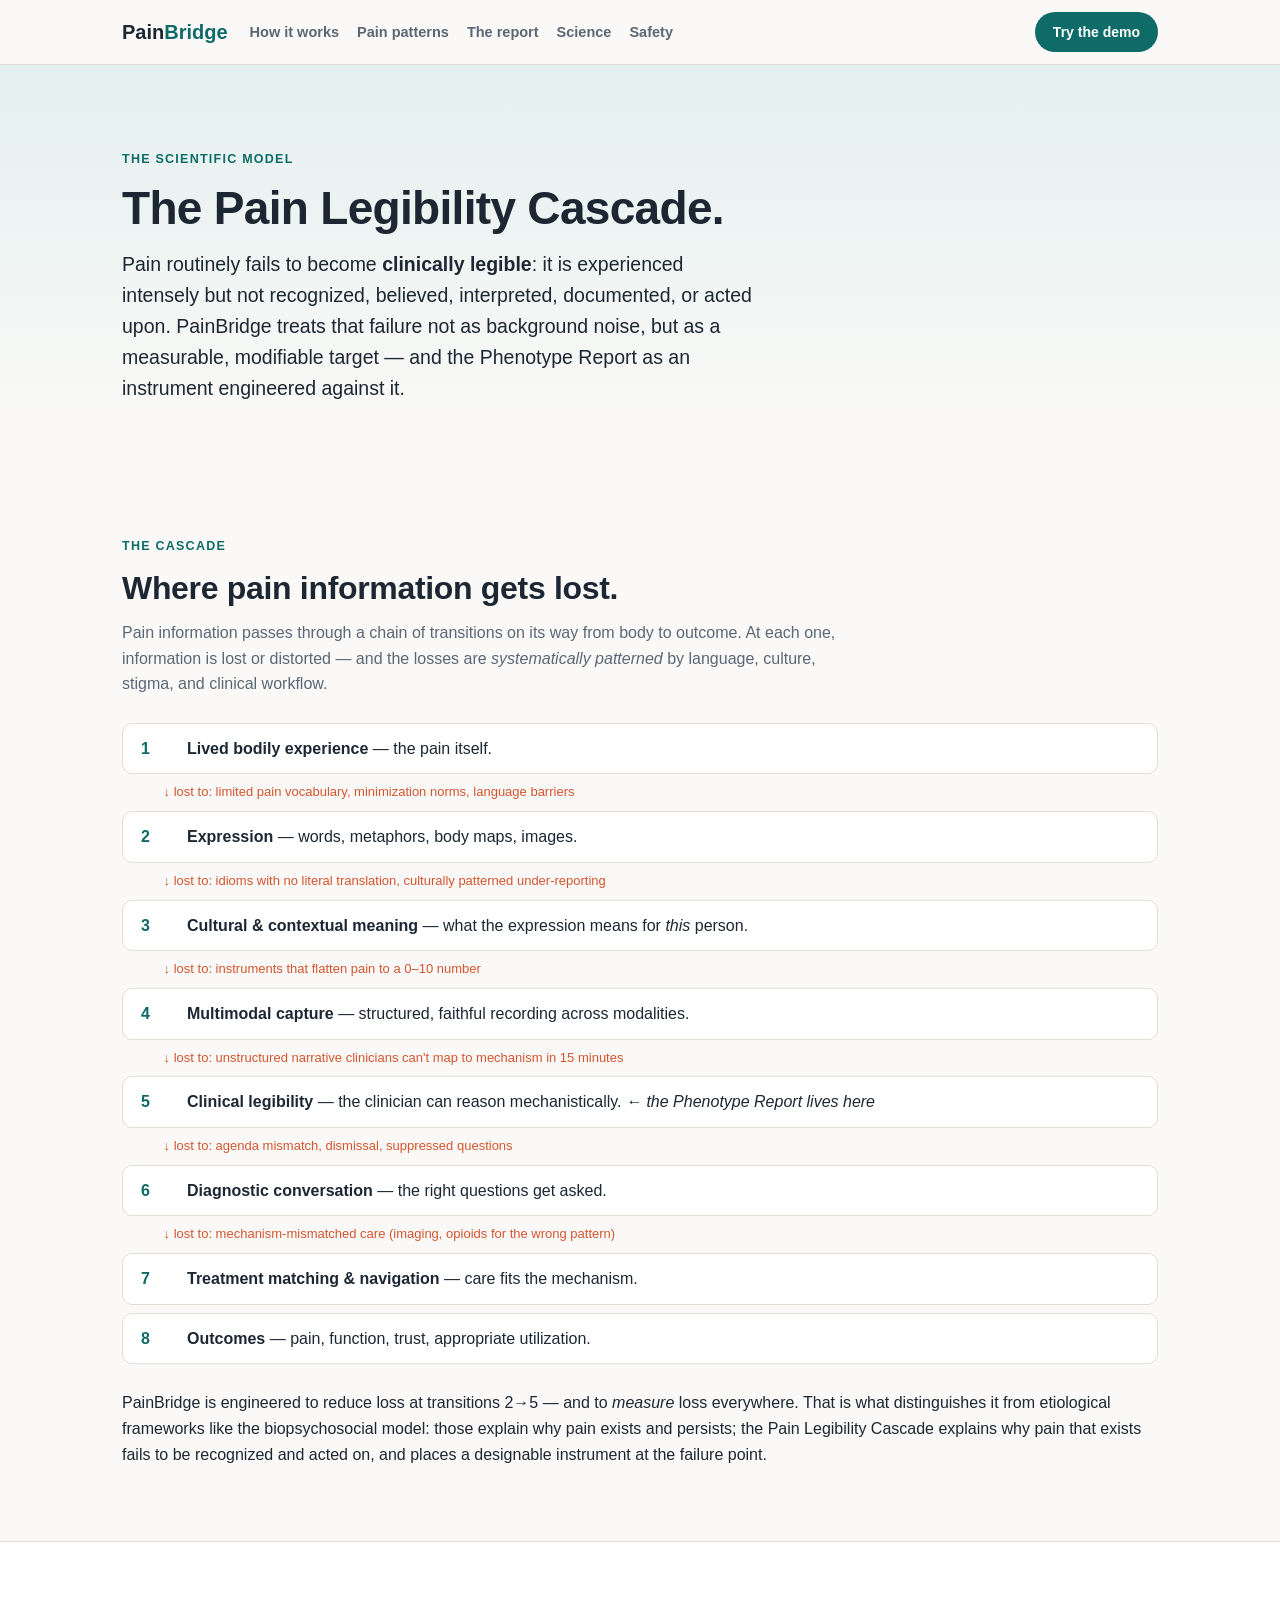
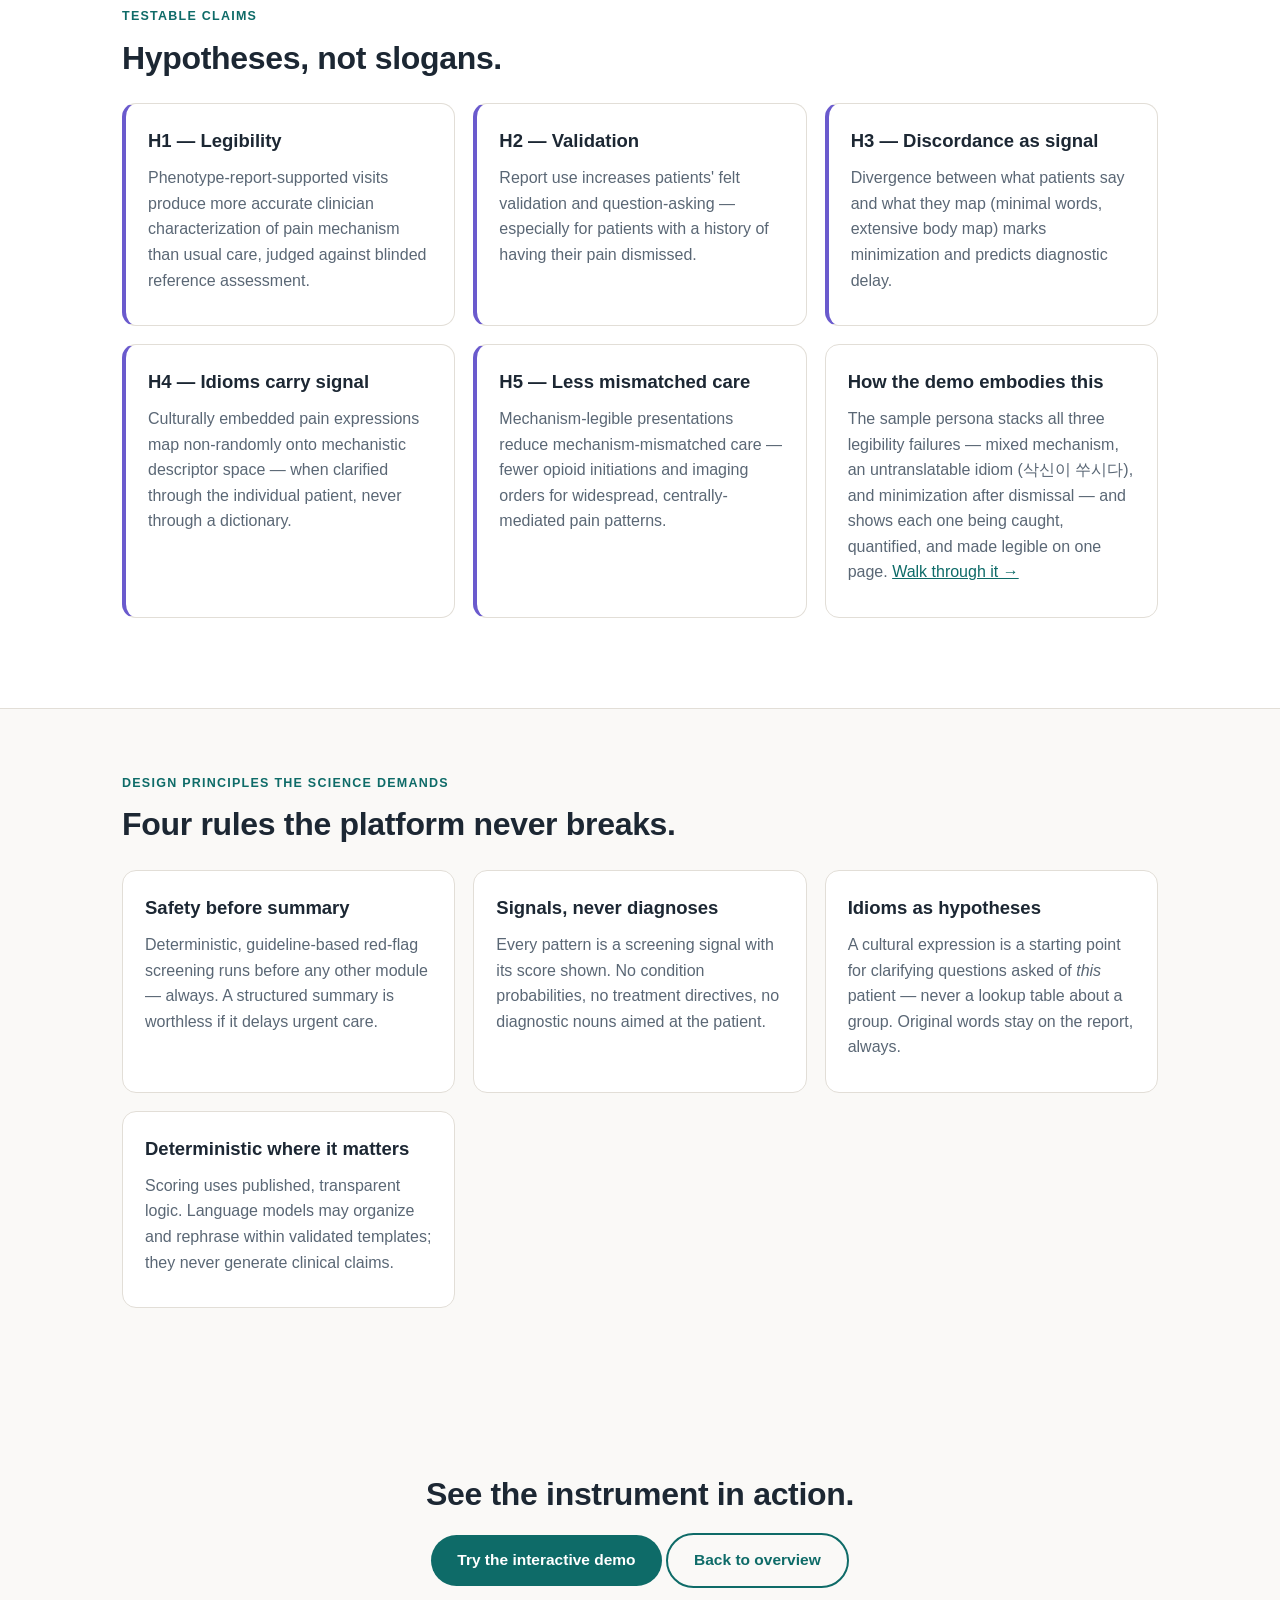
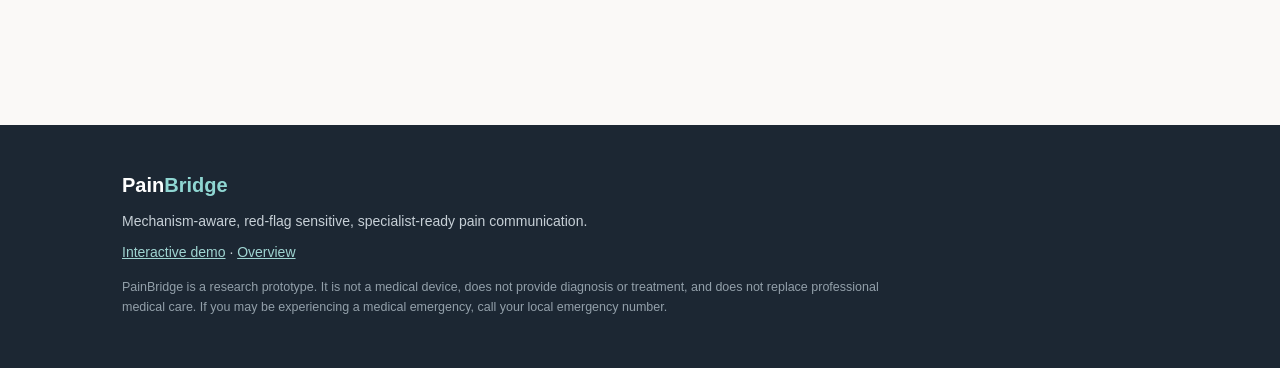
<file: docs/science.html>
<!DOCTYPE html>
<html lang="en">
<head>
<meta charset="UTF-8">
<meta name="viewport" content="width=device-width, initial-scale=1.0">
<title>The Science — PainBridge</title>
<meta name="description" content="The Pain Legibility Cascade: the scientific model behind PainBridge's pain phenotyping and clinical communication platform.">
<link rel="stylesheet" href="site.css">
<link rel="manifest" href="manifest.webmanifest">
<meta name="theme-color" content="#0e6b68">
<link rel="icon" href="icons/icon.svg" type="image/svg+xml">
<link rel="apple-touch-icon" href="icons/icon-180.png">
<meta name="apple-mobile-web-app-capable" content="yes">
<meta name="apple-mobile-web-app-status-bar-style" content="default">
<meta name="apple-mobile-web-app-title" content="PainBridge">
</head>
<body>

<nav class="nav">
  <div class="wrap">
    <a class="brand" href="index.html">Pain<span>Bridge</span></a>
    <div class="nav-links">
      <a href="index.html#how">How it works</a>
      <a href="index.html#mechanisms">Pain patterns</a>
      <a href="index.html#report">The report</a>
      <a href="science.html">Science</a>
      <a href="index.html#safety">Safety</a>
    </div>
    <a class="btn small" href="demo/index.html">Try the demo</a>
  </div>
</nav>

<header class="hero">
  <div class="wrap">
    <p class="eyebrow">The scientific model</p>
    <h1>The Pain Legibility Cascade.</h1>
    <p class="lede">Pain routinely fails to become <strong>clinically legible</strong>: it is
      experienced intensely but not recognized, believed, interpreted, documented, or acted upon.
      PainBridge treats that failure not as background noise, but as a measurable, modifiable
      target — and the Phenotype Report as an instrument engineered against it.</p>
  </div>
</header>

<section>
  <div class="wrap">
    <p class="eyebrow">The cascade</p>
    <h2>Where pain information gets lost.</h2>
    <p class="soft" style="max-width:740px">Pain information passes through a chain of
      transitions on its way from body to outcome. At each one, information is lost or distorted —
      and the losses are <em>systematically patterned</em> by language, culture, stigma, and
      clinical workflow.</p>
    <div class="cascade">
      <div class="stage"><b>1</b><span><strong>Lived bodily experience</strong> — the pain itself.</span></div>
      <div class="loss">↓ lost to: limited pain vocabulary, minimization norms, language barriers</div>
      <div class="stage"><b>2</b><span><strong>Expression</strong> — words, metaphors, body maps, images.</span></div>
      <div class="loss">↓ lost to: idioms with no literal translation, culturally patterned under-reporting</div>
      <div class="stage"><b>3</b><span><strong>Cultural &amp; contextual meaning</strong> — what the expression means for <em>this</em> person.</span></div>
      <div class="loss">↓ lost to: instruments that flatten pain to a 0–10 number</div>
      <div class="stage"><b>4</b><span><strong>Multimodal capture</strong> — structured, faithful recording across modalities.</span></div>
      <div class="loss">↓ lost to: unstructured narrative clinicians can't map to mechanism in 15 minutes</div>
      <div class="stage"><b>5</b><span><strong>Clinical legibility</strong> — the clinician can reason mechanistically. <em>← the Phenotype Report lives here</em></span></div>
      <div class="loss">↓ lost to: agenda mismatch, dismissal, suppressed questions</div>
      <div class="stage"><b>6</b><span><strong>Diagnostic conversation</strong> — the right questions get asked.</span></div>
      <div class="loss">↓ lost to: mechanism-mismatched care (imaging, opioids for the wrong pattern)</div>
      <div class="stage"><b>7</b><span><strong>Treatment matching &amp; navigation</strong> — care fits the mechanism.</span></div>
      <div class="stage"><b>8</b><span><strong>Outcomes</strong> — pain, function, trust, appropriate utilization.</span></div>
    </div>
    <p>PainBridge is engineered to reduce loss at transitions 2→5 — and to <em>measure</em> loss
      everywhere. That is what distinguishes it from etiological frameworks like the
      biopsychosocial model: those explain why pain exists and persists; the Pain Legibility
      Cascade explains why pain that exists fails to be recognized and acted on, and places a
      designable instrument at the failure point.</p>
  </div>
</section>

<section class="safety">
  <div class="wrap">
    <p class="eyebrow">Testable claims</p>
    <h2>Hypotheses, not slogans.</h2>
    <div class="grid c2">
      <div class="card hyp"><h3>H1 — Legibility</h3>
        <p class="soft">Phenotype-report-supported visits produce more accurate clinician
        characterization of pain mechanism than usual care, judged against blinded reference
        assessment.</p></div>
      <div class="card hyp"><h3>H2 — Validation</h3>
        <p class="soft">Report use increases patients' felt validation and question-asking —
        especially for patients with a history of having their pain dismissed.</p></div>
      <div class="card hyp"><h3>H3 — Discordance as signal</h3>
        <p class="soft">Divergence between what patients say and what they map (minimal words,
        extensive body map) marks minimization and predicts diagnostic delay.</p></div>
      <div class="card hyp"><h3>H4 — Idioms carry signal</h3>
        <p class="soft">Culturally embedded pain expressions map non-randomly onto mechanistic
        descriptor space — when clarified through the individual patient, never through a
        dictionary.</p></div>
      <div class="card hyp"><h3>H5 — Less mismatched care</h3>
        <p class="soft">Mechanism-legible presentations reduce mechanism-mismatched care — fewer
        opioid initiations and imaging orders for widespread, centrally-mediated pain patterns.</p></div>
      <div class="card"><h3>How the demo embodies this</h3>
        <p class="soft">The sample persona stacks all three legibility failures — mixed mechanism,
        an untranslatable idiom (삭신이 쑤시다), and minimization after dismissal — and shows each
        one being caught, quantified, and made legible on one page.
        <a href="demo/index.html">Walk through it →</a></p></div>
    </div>
  </div>
</section>

<section>
  <div class="wrap">
    <p class="eyebrow">Design principles the science demands</p>
    <h2>Four rules the platform never breaks.</h2>
    <div class="grid c2">
      <div class="card"><h3>Safety before summary</h3>
        <p class="soft">Deterministic, guideline-based red-flag screening runs before any other
        module — always. A structured summary is worthless if it delays urgent care.</p></div>
      <div class="card"><h3>Signals, never diagnoses</h3>
        <p class="soft">Every pattern is a screening signal with its score shown. No condition
        probabilities, no treatment directives, no diagnostic nouns aimed at the patient.</p></div>
      <div class="card"><h3>Idioms as hypotheses</h3>
        <p class="soft">A cultural expression is a starting point for clarifying questions asked of
        <em>this</em> patient — never a lookup table about a group. Original words stay on the
        report, always.</p></div>
      <div class="card"><h3>Deterministic where it matters</h3>
        <p class="soft">Scoring uses published, transparent logic. Language models may organize and
        rephrase within validated templates; they never generate clinical claims.</p></div>
    </div>
  </div>
</section>

<section id="cta">
  <div class="wrap center">
    <h2>See the instrument in action.</h2>
    <p style="margin-top:20px"><a class="btn" href="demo/index.html">Try the interactive demo</a>
      <a class="btn ghost" href="index.html">Back to overview</a></p>
  </div>
</section>

<footer>
  <div class="wrap">
    <a class="brand" href="index.html">Pain<span style="color:#8fd6d2">Bridge</span></a>
    <p>Mechanism-aware, red-flag sensitive, specialist-ready pain communication.</p>
    <p><a href="demo/index.html">Interactive demo</a> · <a href="index.html">Overview</a></p>
    <p class="disclaimer">PainBridge is a research prototype. It is not a medical device, does not
      provide diagnosis or treatment, and does not replace professional medical care. If you may be
      experiencing a medical emergency, call your local emergency number.</p>
  </div>
</footer>

<script>
if ("serviceWorker" in navigator && location.protocol !== "file:") {
  navigator.serviceWorker.register("sw.js");
}
</script>
</body>
</html>
</file>
<file: docs/site.css>
/* PainBridge website — shared design system (tokens per 11-prototype-structure.md §4) */
:root{
  --paper:#faf9f7; --surface:#fff; --ink:#1c2733; --ink-soft:#5a6775;
  --bridge:#0e6b68; --bridge-deep:#0a4f4d; --bridge-soft:#e3f0ef;
  --hairline:#e2ded7; --pain-mild:#f2c079; --pain-severe:#d4552e;
  --urgent:#b3261e; --sig-neuro:#6a5acd; --sig-wide:#c2703d; --sig-inflam:#8a939c;
  --radius:14px;
}
*{box-sizing:border-box}
html{scroll-behavior:smooth}
body{margin:0;background:var(--paper);color:var(--ink);
  font:16px/1.6 -apple-system,BlinkMacSystemFont,"Segoe UI","Apple SD Gothic Neo","Noto Sans KR",sans-serif}
h1{font-size:clamp(30px,5vw,46px);line-height:1.12;margin:.3em 0;letter-spacing:-.015em}
h2{font-size:clamp(23px,3.4vw,32px);line-height:1.2;margin:.4em 0;letter-spacing:-.01em}
h3{font-size:18.5px;margin:.5em 0}
p{margin:.6em 0}
a{color:var(--bridge)}
img,svg{max-width:100%}
.wrap{max-width:1080px;margin:0 auto;padding:0 22px}
section{padding:64px 0}
.eyebrow{text-transform:uppercase;letter-spacing:.1em;font-size:12.5px;color:var(--bridge);font-weight:700;margin:0}
.soft{color:var(--ink-soft)}
.center{text-align:center}

/* nav */
.nav{position:sticky;top:0;z-index:50;background:rgba(250,249,247,.92);backdrop-filter:blur(8px);
  border-bottom:1px solid var(--hairline)}
.nav .wrap{display:flex;align-items:center;gap:22px;padding-top:12px;padding-bottom:12px;flex-wrap:wrap}
.brand{font-weight:800;font-size:20px;text-decoration:none;color:var(--ink)}
.brand span{color:var(--bridge)}
.nav-links{display:flex;gap:18px;flex:1;flex-wrap:wrap}
.nav-links a{text-decoration:none;color:var(--ink-soft);font-size:14.5px;font-weight:600}
.nav-links a:hover{color:var(--bridge)}
.btn{display:inline-block;background:var(--bridge);color:#fff;border:none;border-radius:999px;
  padding:13px 26px;font:inherit;font-size:15.5px;font-weight:700;cursor:pointer;text-decoration:none}
.btn:hover{background:var(--bridge-deep)}
.btn.ghost{background:transparent;color:var(--bridge);border:2px solid var(--bridge)}
.btn.small{padding:9px 18px;font-size:14px}

/* hero */
.hero{background:linear-gradient(180deg,var(--bridge-soft) 0%,var(--paper) 88%);padding:84px 0 56px}
.hero .lede{font-size:19.5px;max-width:640px}
.promise{display:flex;gap:10px;flex-wrap:wrap;margin:22px 0}
.promise span{background:var(--surface);border:1.5px solid var(--bridge);color:var(--bridge);
  border-radius:999px;padding:6px 15px;font-size:13.5px;font-weight:700}
.hero-cta{display:flex;gap:14px;flex-wrap:wrap;margin-top:26px}
.contract-line{display:inline-block;background:var(--surface);border-left:4px solid var(--bridge);
  border-radius:8px;padding:10px 16px;margin-top:22px;font-weight:600}

/* cards & grids */
.grid{display:grid;gap:18px;margin:26px 0}
.grid.c2{grid-template-columns:repeat(auto-fit,minmax(300px,1fr))}
.grid.c3{grid-template-columns:repeat(auto-fit,minmax(250px,1fr))}
.card{background:var(--surface);border:1px solid var(--hairline);border-radius:var(--radius);padding:22px}
.card h3{margin-top:0}
.card .tag{font-size:11.5px;font-weight:800;text-transform:uppercase;letter-spacing:.07em;
  color:var(--bridge);display:block;margin-bottom:6px}
.mech{border-top:4px solid var(--sig-inflam)}
.mech.neuro{border-top-color:var(--sig-neuro)}
.mech.noci{border-top-color:var(--pain-severe)}
.mech.nocip{border-top-color:var(--sig-wide)}
.mech.inflam{border-top-color:#c94f7c}
.mech.visc{border-top-color:#3f7cac}
.mech.mixed{border-top-color:var(--bridge)}

/* how it works steps */
.steps{counter-reset:step;display:grid;gap:14px;grid-template-columns:repeat(auto-fit,minmax(190px,1fr));margin:26px 0}
.step-card{background:var(--surface);border:1px solid var(--hairline);border-radius:var(--radius);padding:18px}
.step-card::before{counter-increment:step;content:counter(step,decimal-leading-zero);
  font-size:13px;font-weight:800;color:var(--bridge);letter-spacing:.06em}
.step-card h3{font-size:16px;margin:.3em 0}
.step-card p{font-size:14px;color:var(--ink-soft);margin:0}

/* report preview */
.report-band{background:var(--ink);color:#eef1f3;border-radius:calc(var(--radius) + 6px);
  padding:44px 30px;margin:26px 0}
.report-band h2{color:#fff}
.report-band .soft{color:#aeb9c2}
.report-flex{display:flex;gap:34px;flex-wrap:wrap;align-items:flex-start}
.report-flex > div{flex:1;min-width:280px}
.mini-report{background:var(--surface);color:var(--ink);border-radius:8px;padding:18px 20px;
  font-size:12px;line-height:1.45;box-shadow:0 10px 32px rgba(0,0,0,.35)}
.mini-report h4{margin:0;font-size:13px;letter-spacing:.05em}
.mini-report .sub{font-size:10px;color:var(--ink-soft);border-bottom:2px solid var(--ink);
  padding-bottom:5px;margin-bottom:7px}
.mini-report .quote{background:var(--bridge-soft);border-radius:6px;padding:7px 10px;margin:7px 0;font-size:11.5px}
.mini-report .sig{border-left:3px solid var(--sig-neuro);padding-left:8px;margin:6px 0}
.mini-report .sig.wide{border-left-color:var(--sig-wide)}
.mini-report .sig.low{border-left-color:var(--sig-inflam)}
.mini-report .flags{color:var(--bridge);font-size:11px}
.mini-report .foot{border-top:1px solid var(--hairline);margin-top:8px;padding-top:5px;
  font-size:9.5px;color:var(--ink-soft)}
.report-list{list-style:none;padding:0}
.report-list li{padding:7px 0 7px 30px;position:relative}
.report-list li::before{content:"✓";position:absolute;left:0;color:var(--bridge);font-weight:800}

/* pattern table */
.match-table{width:100%;border-collapse:collapse;background:var(--surface);border:1px solid var(--hairline);
  border-radius:var(--radius);overflow:hidden;font-size:14.5px}
.match-table th,.match-table td{text-align:left;padding:12px 16px;border-bottom:1px solid var(--hairline);vertical-align:top}
.match-table th{background:var(--bridge-soft);color:var(--bridge-deep);font-size:13px;
  text-transform:uppercase;letter-spacing:.05em}
.table-scroll{overflow-x:auto;border-radius:var(--radius)}

/* safety */
.safety{background:var(--surface);border-top:1px solid var(--hairline);border-bottom:1px solid var(--hairline)}
.safety-card{border-left:5px solid var(--urgent)}
.notdx-card{border-left:5px solid var(--bridge)}

/* clinician strip */
.clin-strip{display:flex;gap:26px;flex-wrap:wrap;margin:26px 0}
.clin-strip .stat{flex:1;min-width:180px;background:var(--surface);border:1px solid var(--hairline);
  border-radius:var(--radius);padding:20px;text-align:center}
.clin-strip .stat b{display:block;font-size:30px;color:var(--bridge)}

/* PLC cascade (science page) */
.cascade{display:grid;gap:8px;margin:26px 0}
.cascade .stage{background:var(--surface);border:1px solid var(--hairline);border-radius:10px;
  padding:12px 18px;display:flex;gap:14px;align-items:baseline}
.cascade .stage b{color:var(--bridge);min-width:2em}
.cascade .loss{font-size:13px;color:var(--pain-severe);padding-left:3.2em}
.hyp{border-left:4px solid var(--sig-neuro)}

/* footer */
footer{background:var(--ink);color:#c7d0d7;padding:44px 0;font-size:14px;margin-top:64px}
footer a{color:#9fd4d1}
footer .brand{color:#fff}
.disclaimer{font-size:12.5px;color:#93a0aa;margin-top:14px;max-width:760px}

@media (max-width:700px){
  .nav .wrap{gap:10px}
  .nav-links{order:3;flex-basis:100%;gap:14px;flex-wrap:nowrap;overflow-x:auto;
    padding-bottom:2px;-webkit-overflow-scrolling:touch}
  .nav-links a{white-space:nowrap}
}
@media (max-width:640px){
  section{padding:44px 0}
  .hero{padding:56px 0 40px}
}
</file>
<file: prototype/styles.css>
/* PainBridge demo prototype — design tokens per 11-prototype-structure.md §4 */
:root{
  --paper:#faf9f7; --surface:#fff; --ink:#1c2733; --ink-soft:#5a6775;
  --bridge:#0e6b68; --bridge-soft:#e3f0ef; --hairline:#e2ded7;
  --pain-mild:#f2c079; --pain-severe:#d4552e; --urgent:#b3261e;
  --sig-neuro:#6a5acd; --sig-wide:#c2703d; --sig-inflam:#8a939c;
  --radius:12px;
}
*{box-sizing:border-box}
body{margin:0;background:var(--paper);color:var(--ink);
  font:15px/1.55 -apple-system,BlinkMacSystemFont,"Segoe UI","Apple SD Gothic Neo","Noto Sans KR",sans-serif;}
h1{font-size:30px;line-height:1.2;margin:.4em 0}
h2{font-size:22px;margin:.6em 0}
h3{font-size:17.5px;margin:.5em 0}
em{font-style:normal;color:var(--ink-soft)}
main{max-width:860px;margin:0 auto;padding:24px 16px 96px}

/* top bar + progress rail */
.topbar{display:flex;align-items:center;gap:16px;flex-wrap:wrap;
  padding:10px 20px;background:var(--surface);border-bottom:1px solid var(--hairline);
  position:sticky;top:0;z-index:20}
.brand{font-weight:700;font-size:18px}
.brand span{color:var(--bridge)}
.proto-tag{font-size:11px;background:var(--bridge-soft);color:var(--bridge);
  padding:2px 8px;border-radius:999px;margin-left:6px;font-weight:600}
.rail{display:flex;gap:6px;flex:1;justify-content:center;flex-wrap:wrap}
.rail button{width:26px;height:26px;border-radius:50%;border:1.5px solid var(--hairline);
  background:var(--surface);font-size:11px;color:var(--ink-soft);cursor:pointer}
.rail button.done{background:var(--bridge-soft);border-color:var(--bridge);color:var(--bridge)}
.rail button.current{background:var(--bridge);border-color:var(--bridge);color:#fff}

/* presenter strip */
.presenter-strip{max-width:860px;margin:10px auto 0;padding:10px 16px;font-size:13.5px;
  background:#fdf6e3;border:1px dashed #d8c88a;border-radius:var(--radius);color:#6b5d1f}
.presenter-strip::before{content:"🎙 ";}

/* cards, chips, fields */
.card{background:var(--surface);border:1px solid var(--hairline);border-radius:var(--radius);
  padding:16px;margin:12px 0}
.q-card label,.field label{display:block;font-weight:600;margin-bottom:6px}
textarea,input[type=text],input[type=number]{width:100%;border:1px solid var(--hairline);
  border-radius:8px;padding:10px;font:inherit;background:var(--surface)}
input[type=number]{width:auto}
.chip-group{display:flex;gap:8px;flex-wrap:wrap;margin:6px 0}
.chip{border:1.5px solid var(--hairline);background:var(--surface);border-radius:999px;
  padding:7px 14px;font:inherit;font-size:14px;cursor:pointer}
.chip.selected{background:var(--bridge-soft);border-color:var(--bridge);color:var(--bridge);font-weight:600}
.actions{display:flex;gap:10px;margin:22px 0;flex-wrap:wrap}
.actions.center{justify-content:center}
.primary{background:var(--bridge);color:#fff;border:none;border-radius:999px;
  padding:11px 22px;font:inherit;font-weight:600;cursor:pointer}
.primary:disabled{opacity:.4;cursor:not-allowed}
.secondary{background:var(--surface);color:var(--bridge);border:1.5px solid var(--bridge);
  border-radius:999px;padding:10px 20px;font:inherit;font-weight:600;cursor:pointer}
.ghost-btn{background:none;border:none;color:var(--ink-soft);font:inherit;font-size:13.5px;
  cursor:pointer;text-decoration:underline}
.hint{color:var(--ink-soft);font-size:14px}
.gloss{color:var(--ink-soft);font-size:13.5px;font-style:italic;margin:4px 0 0}
.mt{margin-top:14px;display:block;font-weight:600}

/* landing */
.hero{max-width:640px}
.eyebrow{text-transform:uppercase;letter-spacing:.08em;font-size:12px;color:var(--bridge);font-weight:700}
.hero-ko{font-size:20px;color:var(--bridge);margin-top:-6px}
.lede{font-size:17.5px}
.contract{background:var(--bridge-soft);border-radius:8px;padding:10px 14px;display:inline-block}
.meta-line{font-size:13px;color:var(--ink-soft)}
.consent label{display:block;font-weight:400;margin:8px 0}
.priority-card{border-left:4px solid var(--bridge)}

/* body map */
.bodymap-wrap{display:flex;gap:20px;flex-wrap:wrap;align-items:flex-start}
.figures{display:flex;gap:12px}
.figures figure{margin:0;text-align:center}
.figures figcaption{font-size:13px;color:var(--ink-soft);margin-bottom:4px}
.figures svg{width:170px;height:auto;background:var(--surface);
  border:1px solid var(--hairline);border-radius:var(--radius)}
svg .base{fill:#eceae5;stroke:none}
svg .region{fill:#e4e0d8;stroke:#c9c3b8;stroke-width:1;cursor:pointer;transition:fill .15s}
svg .region:hover{stroke:var(--bridge);stroke-width:2}
svg .region.i1{fill:var(--pain-mild)}
svg .region.i2{fill:var(--pain-severe)}
svg .radiation{fill:none;stroke:var(--pain-severe);stroke-width:3;stroke-dasharray:7 6;
  stroke-linecap:round;animation:flow 1.6s linear infinite}
svg .radiation-dot{fill:var(--pain-severe)}
@keyframes flow{to{stroke-dashoffset:-26}}
.ledger{flex:1;min-width:230px}
.ledger-list{list-style:none;margin:6px 0;padding:0;font-size:13.5px;max-height:220px;overflow-y:auto}
.ledger-list li{display:flex;justify-content:space-between;padding:2px 0;border-bottom:1px dotted var(--hairline)}
.ledger-list .sev{color:var(--pain-severe);font-weight:600}
.ledger-list .mld{color:#b0801f}
.toggle-line{display:block;margin-top:12px}
.key{border-radius:999px;padding:1px 10px;font-size:12.5px;border:1px solid var(--hairline)}
.key.mild{background:var(--pain-mild)}
.key.severe{background:var(--pain-severe);color:#fff}

/* metaphor */
.idiom-pane{display:flex;gap:10px;flex-wrap:wrap;align-items:center}
.idiom-pane input{flex:1;min-width:220px;font-size:17px}
.idiom-pinned{font-size:22px;font-weight:700;color:var(--bridge);
  background:var(--bridge-soft);border-radius:var(--radius);padding:12px 18px;margin:14px 0;
  display:inline-block}
.clarifier{margin:10px 0}
.clarifier .q{font-weight:600;margin-bottom:6px}
.gloss-block{border-left:4px solid var(--bridge)}
.sacred{display:block;font-size:13px;color:var(--bridge);font-weight:600}

/* red flags */
.step-safety h2{color:var(--ink)}
.flag-item{background:var(--surface);border:1.5px solid var(--ink);border-radius:8px;
  padding:14px 16px;margin:10px 0;display:flex;justify-content:space-between;gap:12px;
  align-items:center;flex-wrap:wrap;font-weight:600}
.flag-item .yn{display:flex;gap:8px}
.flag-item.answered{border-color:var(--hairline);font-weight:400;color:var(--ink-soft)}
.flag-branch{font-weight:400;font-size:14px;flex-basis:100%}
.result-clear{background:var(--surface);border:2px solid var(--bridge);border-radius:var(--radius);
  padding:16px;margin:16px 0}
.result-urgent{background:#fdecea;border:2px solid var(--urgent);border-radius:var(--radius);
  padding:16px;margin:16px 0;color:var(--urgent);font-weight:600}

/* signals */
.q-block summary{font-weight:600;cursor:pointer}
.slider-row{display:flex;align-items:center;gap:12px;margin:8px 0}
.slider-row label{flex:1;font-weight:400}
.slider-row output{width:2em;text-align:center;font-weight:700;color:var(--bridge)}
.signal-card{border-left:5px solid var(--sig-inflam)}
.signal-card.neuro{border-left-color:var(--sig-neuro)}
.signal-card.wide{border-left-color:var(--sig-wide)}
.signal-card .score{float:right;font-weight:700;background:var(--paper);
  border:1px solid var(--hairline);border-radius:8px;padding:2px 10px}
.signal-card .evidence{font-size:13.5px;color:var(--ink-soft);font-style:italic}
.signal-card .discuss{font-size:14px}
.signal-card details{font-size:13px;color:var(--ink-soft);margin-top:6px}
.treat-row{display:flex;gap:8px;align-items:center;margin:6px 0;font-size:14px}
.treat-row select{font:inherit;padding:4px;border-radius:6px;border:1px solid var(--hairline)}

/* questions */
.q-item{display:flex;gap:10px;align-items:flex-start}
.q-item input{margin-top:5px}
.q-item .why{font-size:12.5px}
.q-ko{color:var(--ink-soft);font-size:13.5px;margin-top:4px}

/* report */
.report-toolbar{display:flex;justify-content:space-between;align-items:center;gap:10px;flex-wrap:wrap}
.report{background:var(--surface);border:1px solid var(--hairline);border-radius:6px;
  padding:22px 26px;margin:14px 0;font-size:12.5px;line-height:1.45;
  box-shadow:0 1px 6px rgba(0,0,0,.06)}
.report h1{font-size:16px;margin:0;letter-spacing:.04em}
.report .rp-sub{font-size:11px;color:var(--ink-soft)}
.report .rp-head{display:flex;justify-content:space-between;gap:10px;flex-wrap:wrap;
  border-bottom:2px solid var(--ink);padding-bottom:6px;margin-bottom:8px}
.report .rp-quote{background:var(--bridge-soft);border-radius:6px;padding:8px 12px;margin:8px 0;
  font-size:13px}
.report .rp-quote .ko{font-weight:700}
.report .rp-grid{display:grid;grid-template-columns:1fr 1.15fr;gap:14px}
.report h4{margin:8px 0 3px;font-size:11px;letter-spacing:.06em;text-transform:uppercase;
  color:var(--ink-soft);border-bottom:1px solid var(--hairline)}
.report ul{margin:2px 0;padding-left:16px}
.report .rp-sig{border-left:3px solid var(--sig-inflam);padding-left:8px;margin:6px 0}
.report .rp-sig.neuro{border-left-color:var(--sig-neuro)}
.report .rp-sig.wide{border-left-color:var(--sig-wide)}
.report .rp-flags{font-size:12px}
.report .rp-flags.clear{color:var(--bridge)}
.report .rp-flags.urgent{color:var(--urgent);font-weight:700}
.report .rp-map svg{width:74px;height:auto;border:none;background:none}
.report .rp-map{display:flex;gap:6px;align-items:flex-start}
.report .rp-foot{border-top:1px solid var(--hairline);margin-top:10px;padding-top:6px;
  font-size:10.5px;color:var(--ink-soft)}
.patient-sheet{font-size:14.5px}
.patient-sheet .big-q{font-size:16px;font-weight:600;background:var(--bridge-soft);
  border-radius:8px;padding:10px 14px;margin:8px 0}

/* pathway */
.pathway-card{border-top:4px solid var(--sig-inflam)}
.pathway-card.neuro{border-top-color:var(--sig-neuro)}
.pathway-card.wide{border-top-color:var(--sig-wide)}
.pathway-card.guard{border-top-color:var(--hairline);background:#fbfaf8}
.nextstep{border:2px solid var(--bridge)}

/* chrome */
.nondx-badge{position:fixed;bottom:0;left:0;right:0;background:var(--ink);color:#e8ecef;
  font-size:12px;text-align:center;padding:7px 14px;z-index:30}

@media print{
  .no-print,.topbar,.nondx-badge,.presenter-strip,.actions{display:none!important}
  body{background:#fff}
  main{padding:0;max-width:none}
  .step{display:none!important}
  .step[data-step="7"]{display:block!important}
  .report{border:none;box-shadow:none;margin:0;padding:0}
}
@media (max-width:640px){
  .report .rp-grid{grid-template-columns:1fr}
  .figures svg{width:44vw}
}
</file>
<file: docs/demo/styles.css>
/* PainBridge demo prototype — design tokens per 11-prototype-structure.md §4 */
:root{
  --paper:#faf9f7; --surface:#fff; --ink:#1c2733; --ink-soft:#5a6775;
  --bridge:#0e6b68; --bridge-soft:#e3f0ef; --hairline:#e2ded7;
  --pain-mild:#f2c079; --pain-severe:#d4552e; --urgent:#b3261e;
  --sig-neuro:#6a5acd; --sig-wide:#c2703d; --sig-inflam:#8a939c;
  --radius:12px;
}
*{box-sizing:border-box}
body{margin:0;background:var(--paper);color:var(--ink);
  font:15px/1.55 -apple-system,BlinkMacSystemFont,"Segoe UI","Apple SD Gothic Neo","Noto Sans KR",sans-serif;}
h1{font-size:30px;line-height:1.2;margin:.4em 0}
h2{font-size:22px;margin:.6em 0}
h3{font-size:17.5px;margin:.5em 0}
em{font-style:normal;color:var(--ink-soft)}
main{max-width:860px;margin:0 auto;padding:24px 16px 96px}

/* top bar + progress rail */
.topbar{display:flex;align-items:center;gap:16px;flex-wrap:wrap;
  padding:10px 20px;background:var(--surface);border-bottom:1px solid var(--hairline);
  position:sticky;top:0;z-index:20}
.brand{font-weight:700;font-size:18px}
.brand span{color:var(--bridge)}
.proto-tag{font-size:11px;background:var(--bridge-soft);color:var(--bridge);
  padding:2px 8px;border-radius:999px;margin-left:6px;font-weight:600}
.rail{display:flex;gap:6px;flex:1;justify-content:center;flex-wrap:wrap}
.rail button{width:26px;height:26px;border-radius:50%;border:1.5px solid var(--hairline);
  background:var(--surface);font-size:11px;color:var(--ink-soft);cursor:pointer}
.rail button.done{background:var(--bridge-soft);border-color:var(--bridge);color:var(--bridge)}
.rail button.current{background:var(--bridge);border-color:var(--bridge);color:#fff}

/* presenter strip */
.presenter-strip{max-width:860px;margin:10px auto 0;padding:10px 16px;font-size:13.5px;
  background:#fdf6e3;border:1px dashed #d8c88a;border-radius:var(--radius);color:#6b5d1f}
.presenter-strip::before{content:"🎙 ";}

/* cards, chips, fields */
.card{background:var(--surface);border:1px solid var(--hairline);border-radius:var(--radius);
  padding:16px;margin:12px 0}
.q-card label,.field label{display:block;font-weight:600;margin-bottom:6px}
textarea,input[type=text],input[type=number]{width:100%;border:1px solid var(--hairline);
  border-radius:8px;padding:10px;font:inherit;background:var(--surface)}
input[type=number]{width:auto}
.chip-group{display:flex;gap:8px;flex-wrap:wrap;margin:6px 0}
.chip{border:1.5px solid var(--hairline);background:var(--surface);border-radius:999px;
  padding:7px 14px;font:inherit;font-size:14px;cursor:pointer}
.chip.selected{background:var(--bridge-soft);border-color:var(--bridge);color:var(--bridge);font-weight:600}
.actions{display:flex;gap:10px;margin:22px 0;flex-wrap:wrap}
.actions.center{justify-content:center}
.primary{background:var(--bridge);color:#fff;border:none;border-radius:999px;
  padding:11px 22px;font:inherit;font-weight:600;cursor:pointer}
.primary:disabled{opacity:.4;cursor:not-allowed}
.secondary{background:var(--surface);color:var(--bridge);border:1.5px solid var(--bridge);
  border-radius:999px;padding:10px 20px;font:inherit;font-weight:600;cursor:pointer}
.ghost-btn{background:none;border:none;color:var(--ink-soft);font:inherit;font-size:13.5px;
  cursor:pointer;text-decoration:underline}
.hint{color:var(--ink-soft);font-size:14px}
.gloss{color:var(--ink-soft);font-size:13.5px;font-style:italic;margin:4px 0 0}
.mt{margin-top:14px;display:block;font-weight:600}

/* landing */
.hero{max-width:640px}
.eyebrow{text-transform:uppercase;letter-spacing:.08em;font-size:12px;color:var(--bridge);font-weight:700}
.hero-ko{font-size:20px;color:var(--bridge);margin-top:-6px}
.lede{font-size:17.5px}
.contract{background:var(--bridge-soft);border-radius:8px;padding:10px 14px;display:inline-block}
.meta-line{font-size:13px;color:var(--ink-soft)}
.consent label{display:block;font-weight:400;margin:8px 0}
.priority-card{border-left:4px solid var(--bridge)}

/* body map */
.bodymap-wrap{display:flex;gap:20px;flex-wrap:wrap;align-items:flex-start}
.figures{display:flex;gap:12px}
.figures figure{margin:0;text-align:center}
.figures figcaption{font-size:13px;color:var(--ink-soft);margin-bottom:4px}
.figures svg{width:170px;height:auto;background:var(--surface);
  border:1px solid var(--hairline);border-radius:var(--radius)}
svg .base{fill:#eceae5;stroke:none}
svg .region{fill:#e4e0d8;stroke:#c9c3b8;stroke-width:1;cursor:pointer;transition:fill .15s}
svg .region:hover{stroke:var(--bridge);stroke-width:2}
svg .region.i1{fill:var(--pain-mild)}
svg .region.i2{fill:var(--pain-severe)}
svg .radiation{fill:none;stroke:var(--pain-severe);stroke-width:3;stroke-dasharray:7 6;
  stroke-linecap:round;animation:flow 1.6s linear infinite}
svg .radiation-dot{fill:var(--pain-severe)}
@keyframes flow{to{stroke-dashoffset:-26}}
.ledger{flex:1;min-width:230px}
.ledger-list{list-style:none;margin:6px 0;padding:0;font-size:13.5px;max-height:220px;overflow-y:auto}
.ledger-list li{display:flex;justify-content:space-between;padding:2px 0;border-bottom:1px dotted var(--hairline)}
.ledger-list .sev{color:var(--pain-severe);font-weight:600}
.ledger-list .mld{color:#b0801f}
.toggle-line{display:block;margin-top:12px}
.key{border-radius:999px;padding:1px 10px;font-size:12.5px;border:1px solid var(--hairline)}
.key.mild{background:var(--pain-mild)}
.key.severe{background:var(--pain-severe);color:#fff}

/* metaphor */
.idiom-pane{display:flex;gap:10px;flex-wrap:wrap;align-items:center}
.idiom-pane input{flex:1;min-width:220px;font-size:17px}
.idiom-pinned{font-size:22px;font-weight:700;color:var(--bridge);
  background:var(--bridge-soft);border-radius:var(--radius);padding:12px 18px;margin:14px 0;
  display:inline-block}
.clarifier{margin:10px 0}
.clarifier .q{font-weight:600;margin-bottom:6px}
.gloss-block{border-left:4px solid var(--bridge)}
.sacred{display:block;font-size:13px;color:var(--bridge);font-weight:600}

/* red flags */
.step-safety h2{color:var(--ink)}
.flag-item{background:var(--surface);border:1.5px solid var(--ink);border-radius:8px;
  padding:14px 16px;margin:10px 0;display:flex;justify-content:space-between;gap:12px;
  align-items:center;flex-wrap:wrap;font-weight:600}
.flag-item .yn{display:flex;gap:8px}
.flag-item.answered{border-color:var(--hairline);font-weight:400;color:var(--ink-soft)}
.flag-branch{font-weight:400;font-size:14px;flex-basis:100%}
.result-clear{background:var(--surface);border:2px solid var(--bridge);border-radius:var(--radius);
  padding:16px;margin:16px 0}
.result-urgent{background:#fdecea;border:2px solid var(--urgent);border-radius:var(--radius);
  padding:16px;margin:16px 0;color:var(--urgent);font-weight:600}

/* signals */
.q-block summary{font-weight:600;cursor:pointer}
.slider-row{display:flex;align-items:center;gap:12px;margin:8px 0}
.slider-row label{flex:1;font-weight:400}
.slider-row output{width:2em;text-align:center;font-weight:700;color:var(--bridge)}
.signal-card{border-left:5px solid var(--sig-inflam)}
.signal-card.neuro{border-left-color:var(--sig-neuro)}
.signal-card.wide{border-left-color:var(--sig-wide)}
.signal-card .score{float:right;font-weight:700;background:var(--paper);
  border:1px solid var(--hairline);border-radius:8px;padding:2px 10px}
.signal-card .evidence{font-size:13.5px;color:var(--ink-soft);font-style:italic}
.signal-card .discuss{font-size:14px}
.signal-card details{font-size:13px;color:var(--ink-soft);margin-top:6px}
.treat-row{display:flex;gap:8px;align-items:center;margin:6px 0;font-size:14px}
.treat-row select{font:inherit;padding:4px;border-radius:6px;border:1px solid var(--hairline)}

/* questions */
.q-item{display:flex;gap:10px;align-items:flex-start}
.q-item input{margin-top:5px}
.q-item .why{font-size:12.5px}
.q-ko{color:var(--ink-soft);font-size:13.5px;margin-top:4px}

/* report */
.report-toolbar{display:flex;justify-content:space-between;align-items:center;gap:10px;flex-wrap:wrap}
.report{background:var(--surface);border:1px solid var(--hairline);border-radius:6px;
  padding:22px 26px;margin:14px 0;font-size:12.5px;line-height:1.45;
  box-shadow:0 1px 6px rgba(0,0,0,.06)}
.report h1{font-size:16px;margin:0;letter-spacing:.04em}
.report .rp-sub{font-size:11px;color:var(--ink-soft)}
.report .rp-head{display:flex;justify-content:space-between;gap:10px;flex-wrap:wrap;
  border-bottom:2px solid var(--ink);padding-bottom:6px;margin-bottom:8px}
.report .rp-quote{background:var(--bridge-soft);border-radius:6px;padding:8px 12px;margin:8px 0;
  font-size:13px}
.report .rp-quote .ko{font-weight:700}
.report .rp-grid{display:grid;grid-template-columns:1fr 1.15fr;gap:14px}
.report h4{margin:8px 0 3px;font-size:11px;letter-spacing:.06em;text-transform:uppercase;
  color:var(--ink-soft);border-bottom:1px solid var(--hairline)}
.report ul{margin:2px 0;padding-left:16px}
.report .rp-sig{border-left:3px solid var(--sig-inflam);padding-left:8px;margin:6px 0}
.report .rp-sig.neuro{border-left-color:var(--sig-neuro)}
.report .rp-sig.wide{border-left-color:var(--sig-wide)}
.report .rp-flags{font-size:12px}
.report .rp-flags.clear{color:var(--bridge)}
.report .rp-flags.urgent{color:var(--urgent);font-weight:700}
.report .rp-map svg{width:74px;height:auto;border:none;background:none}
.report .rp-map{display:flex;gap:6px;align-items:flex-start}
.report .rp-foot{border-top:1px solid var(--hairline);margin-top:10px;padding-top:6px;
  font-size:10.5px;color:var(--ink-soft)}
.patient-sheet{font-size:14.5px}
.patient-sheet .big-q{font-size:16px;font-weight:600;background:var(--bridge-soft);
  border-radius:8px;padding:10px 14px;margin:8px 0}

/* pathway */
.pathway-card{border-top:4px solid var(--sig-inflam)}
.pathway-card.neuro{border-top-color:var(--sig-neuro)}
.pathway-card.wide{border-top-color:var(--sig-wide)}
.pathway-card.guard{border-top-color:var(--hairline);background:#fbfaf8}
.nextstep{border:2px solid var(--bridge)}

/* chrome */
.nondx-badge{position:fixed;bottom:0;left:0;right:0;background:var(--ink);color:#e8ecef;
  font-size:12px;text-align:center;padding:7px 14px;z-index:30}

@media print{
  .no-print,.topbar,.nondx-badge,.presenter-strip,.actions{display:none!important}
  body{background:#fff}
  main{padding:0;max-width:none}
  .step{display:none!important}
  .step[data-step="7"]{display:block!important}
  .report{border:none;box-shadow:none;margin:0;padding:0}
}
@media (max-width:700px){
  .topbar{gap:8px;padding:8px 12px}
  .rail{order:3;flex-basis:100%;justify-content:flex-start}
  .ghost-btn{margin-left:auto}
}
@media (max-width:640px){
  .report .rp-grid{grid-template-columns:1fr}
  .figures svg{width:44vw}
}
</file>
